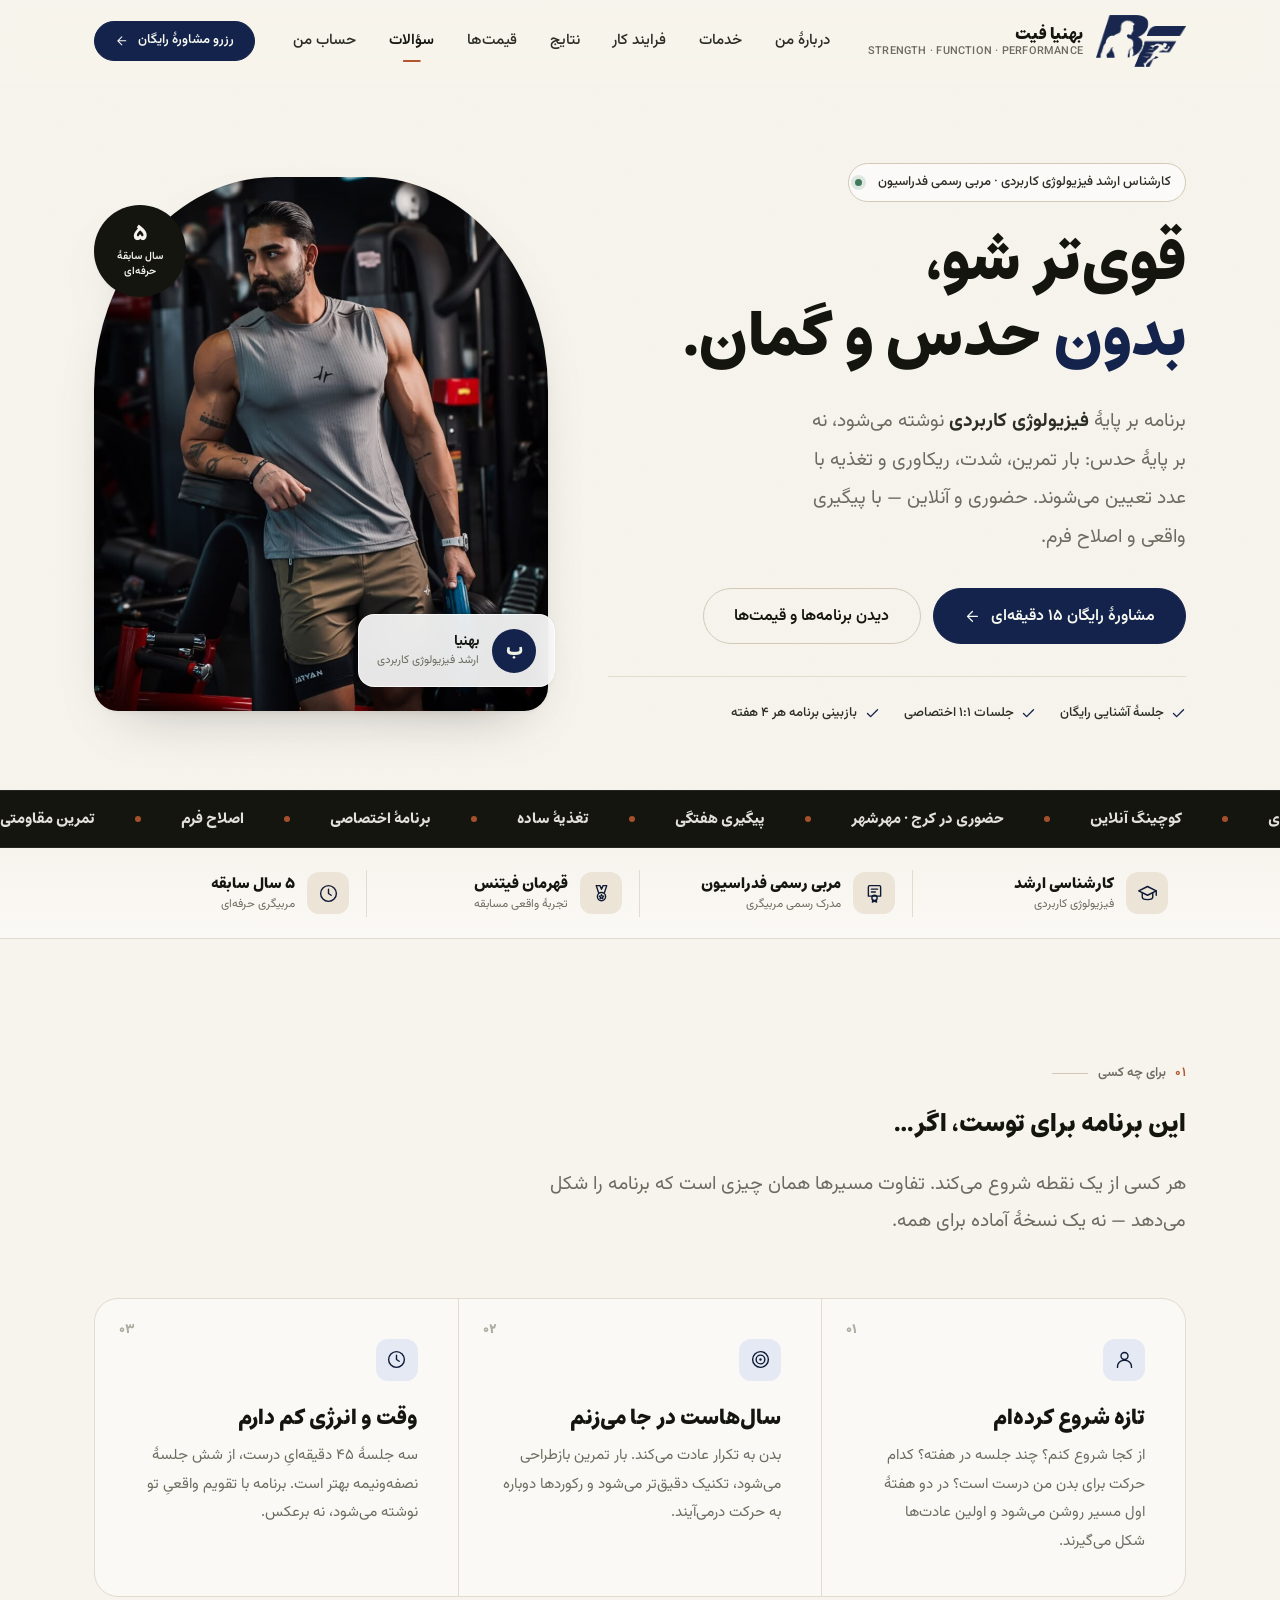
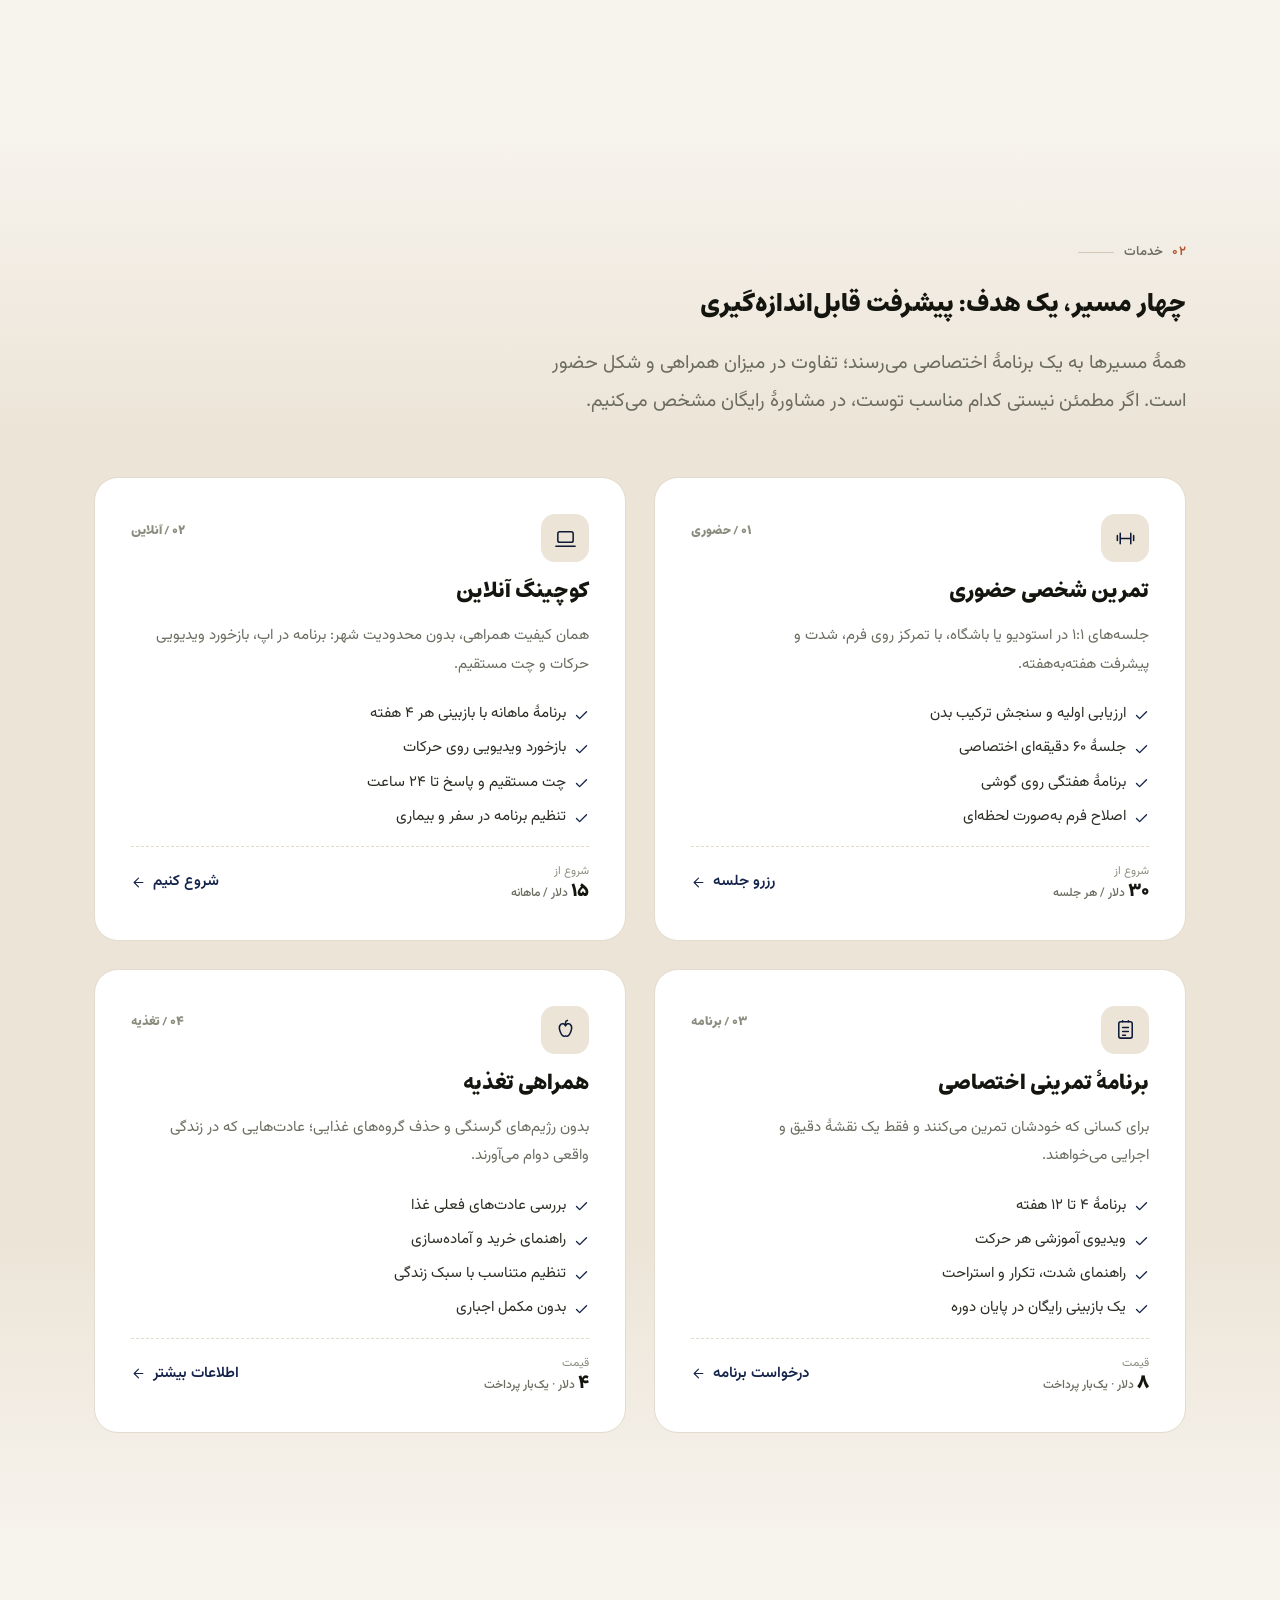
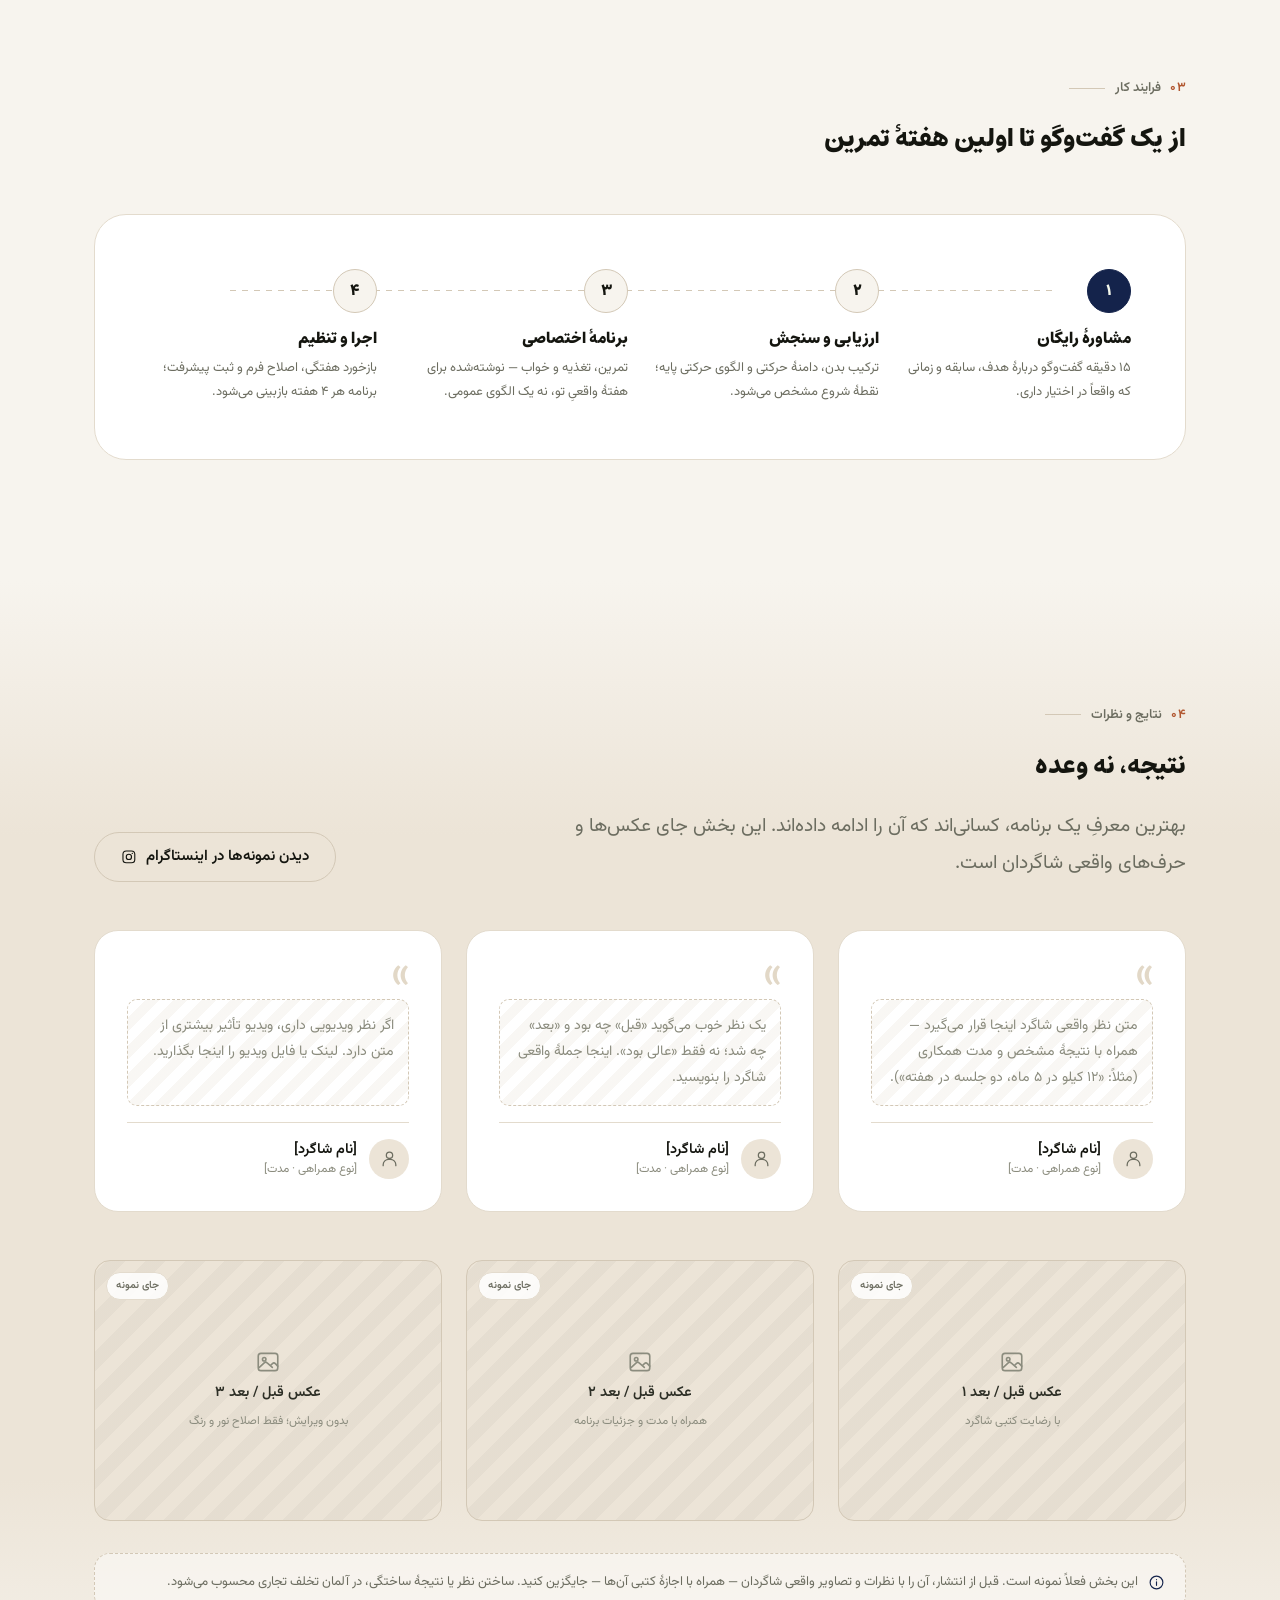
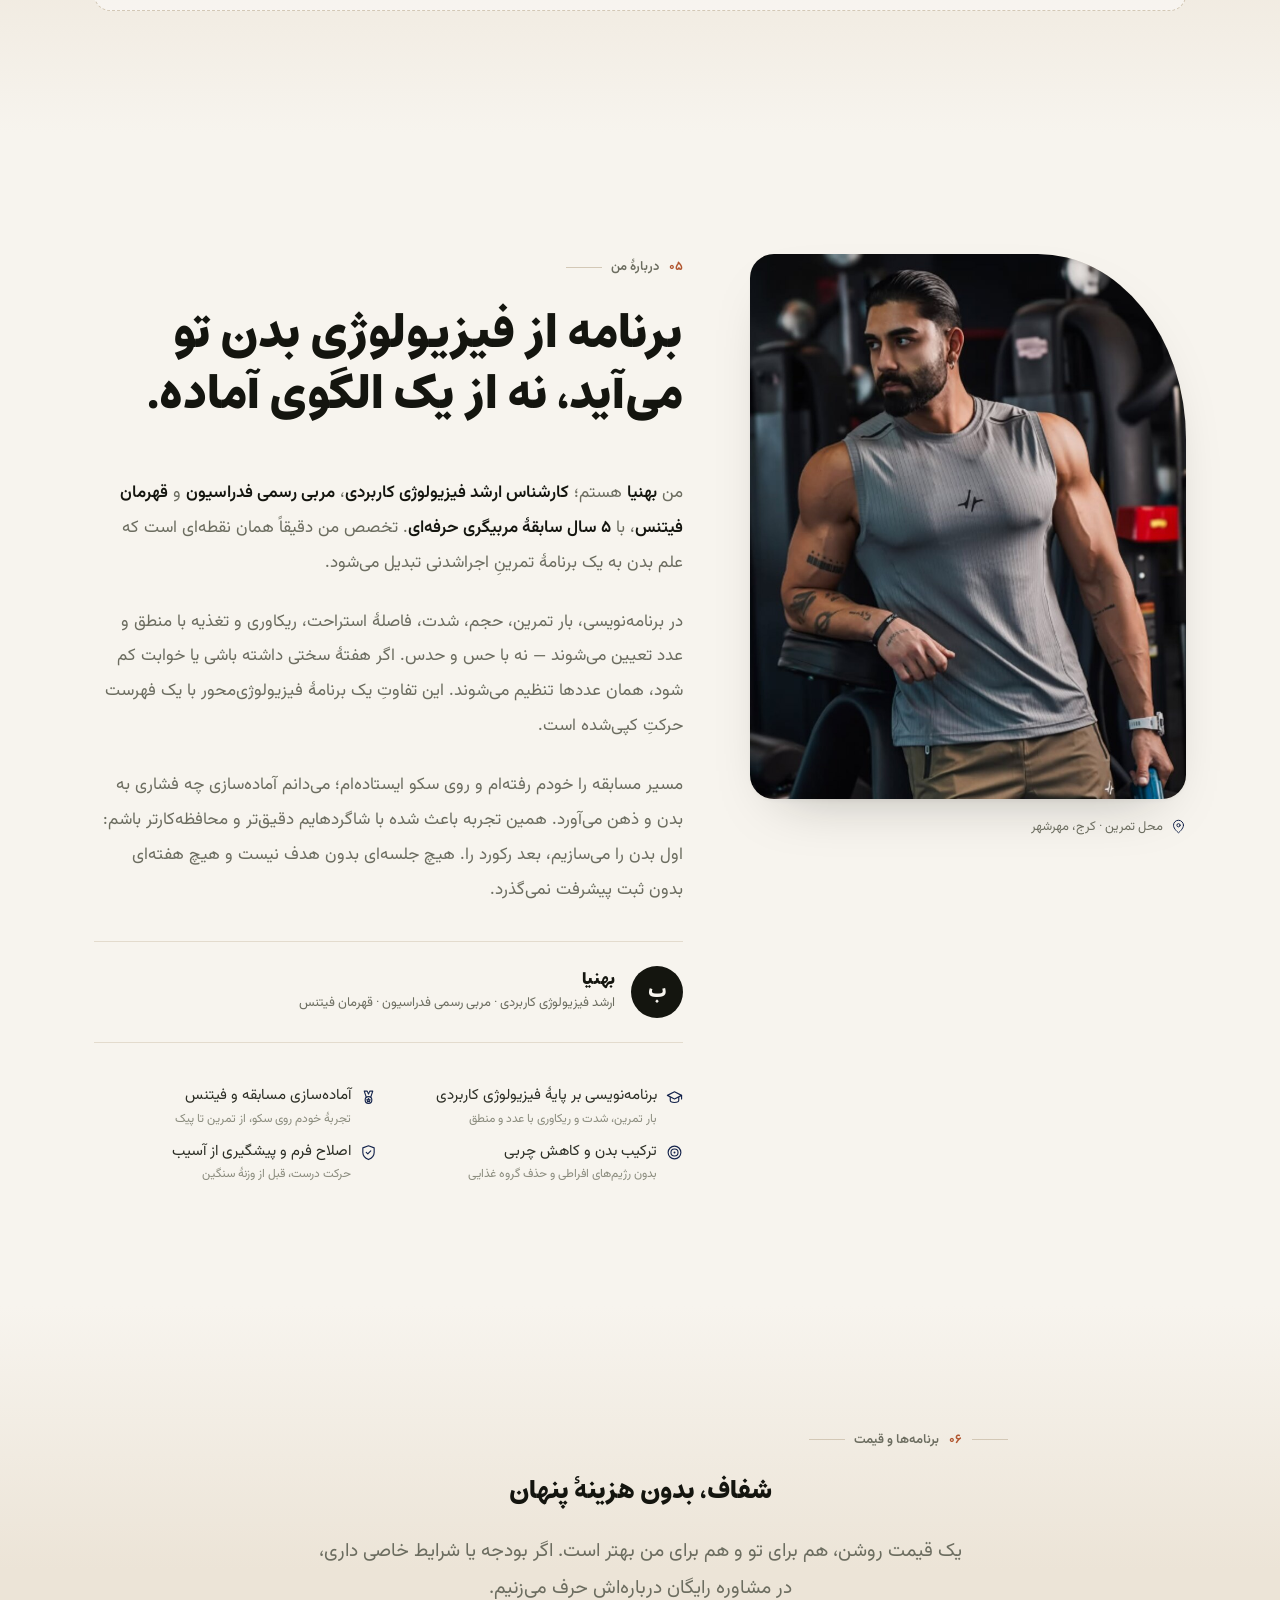
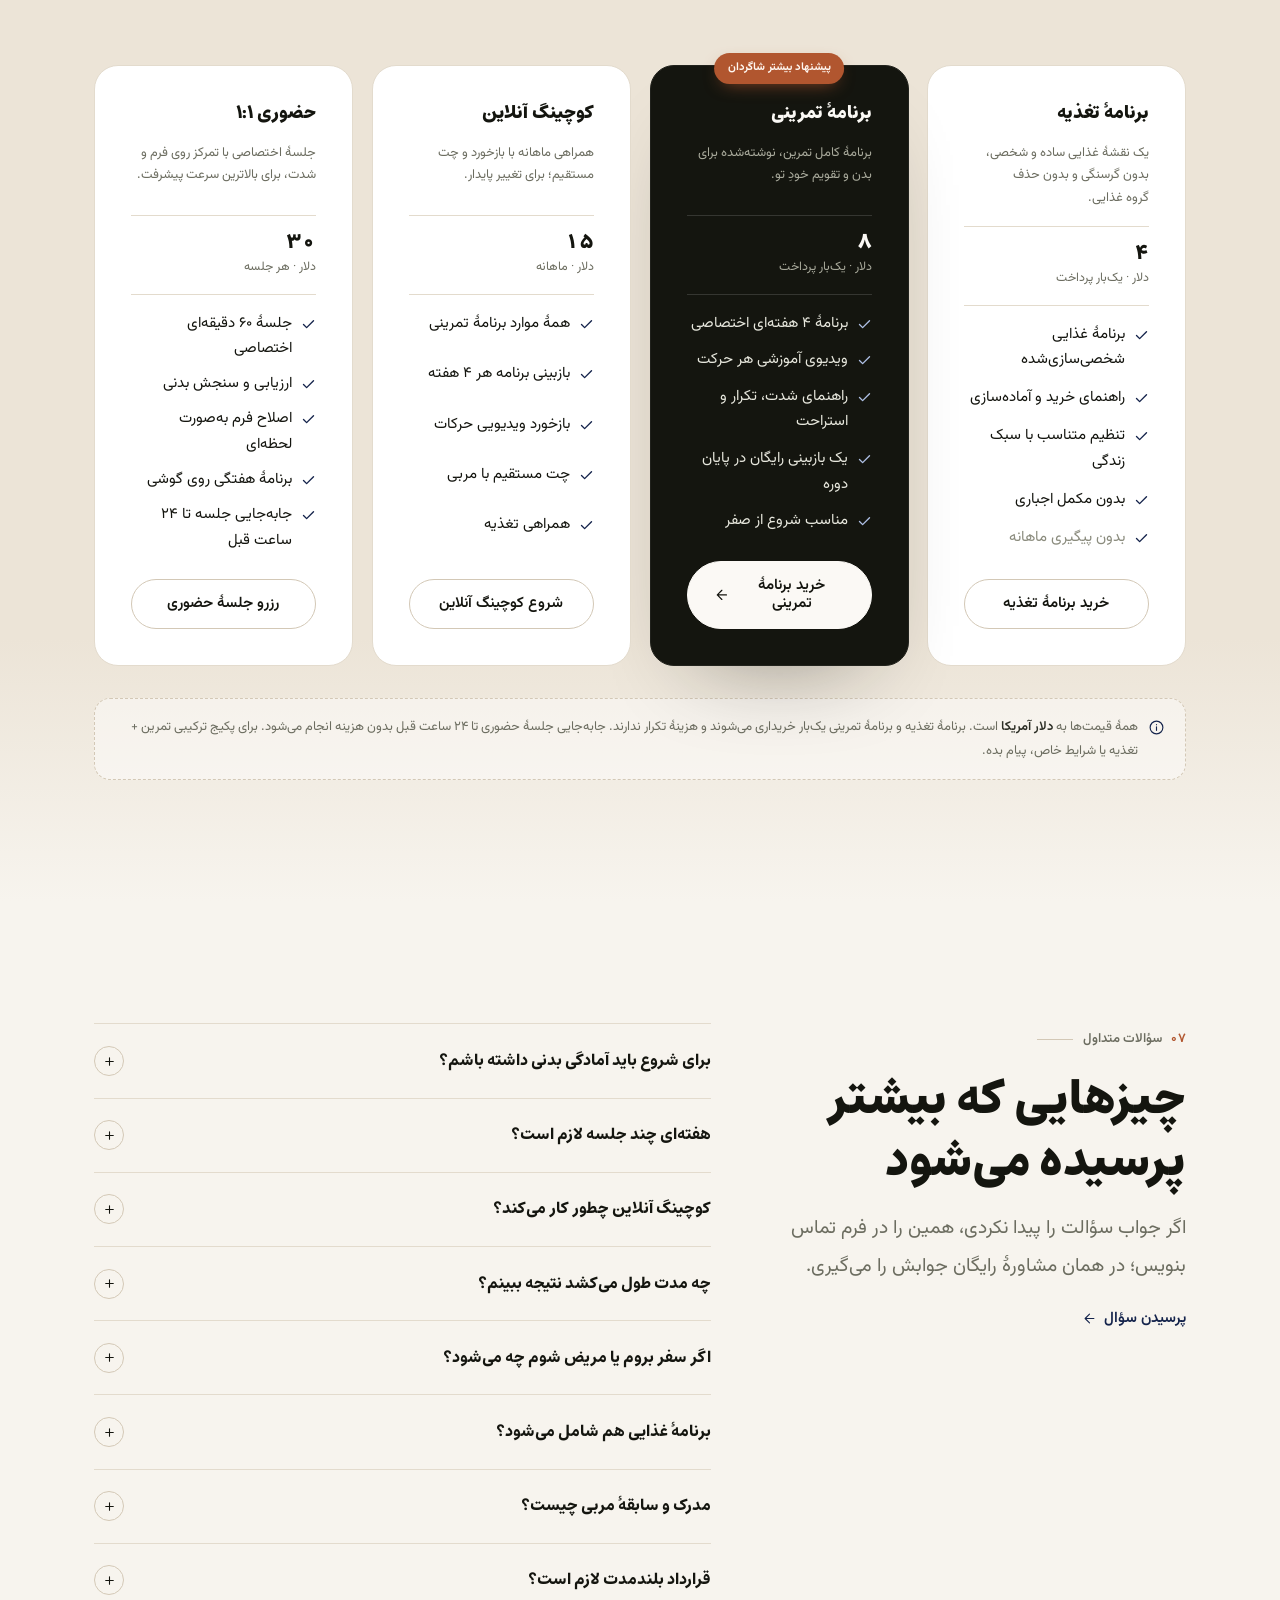
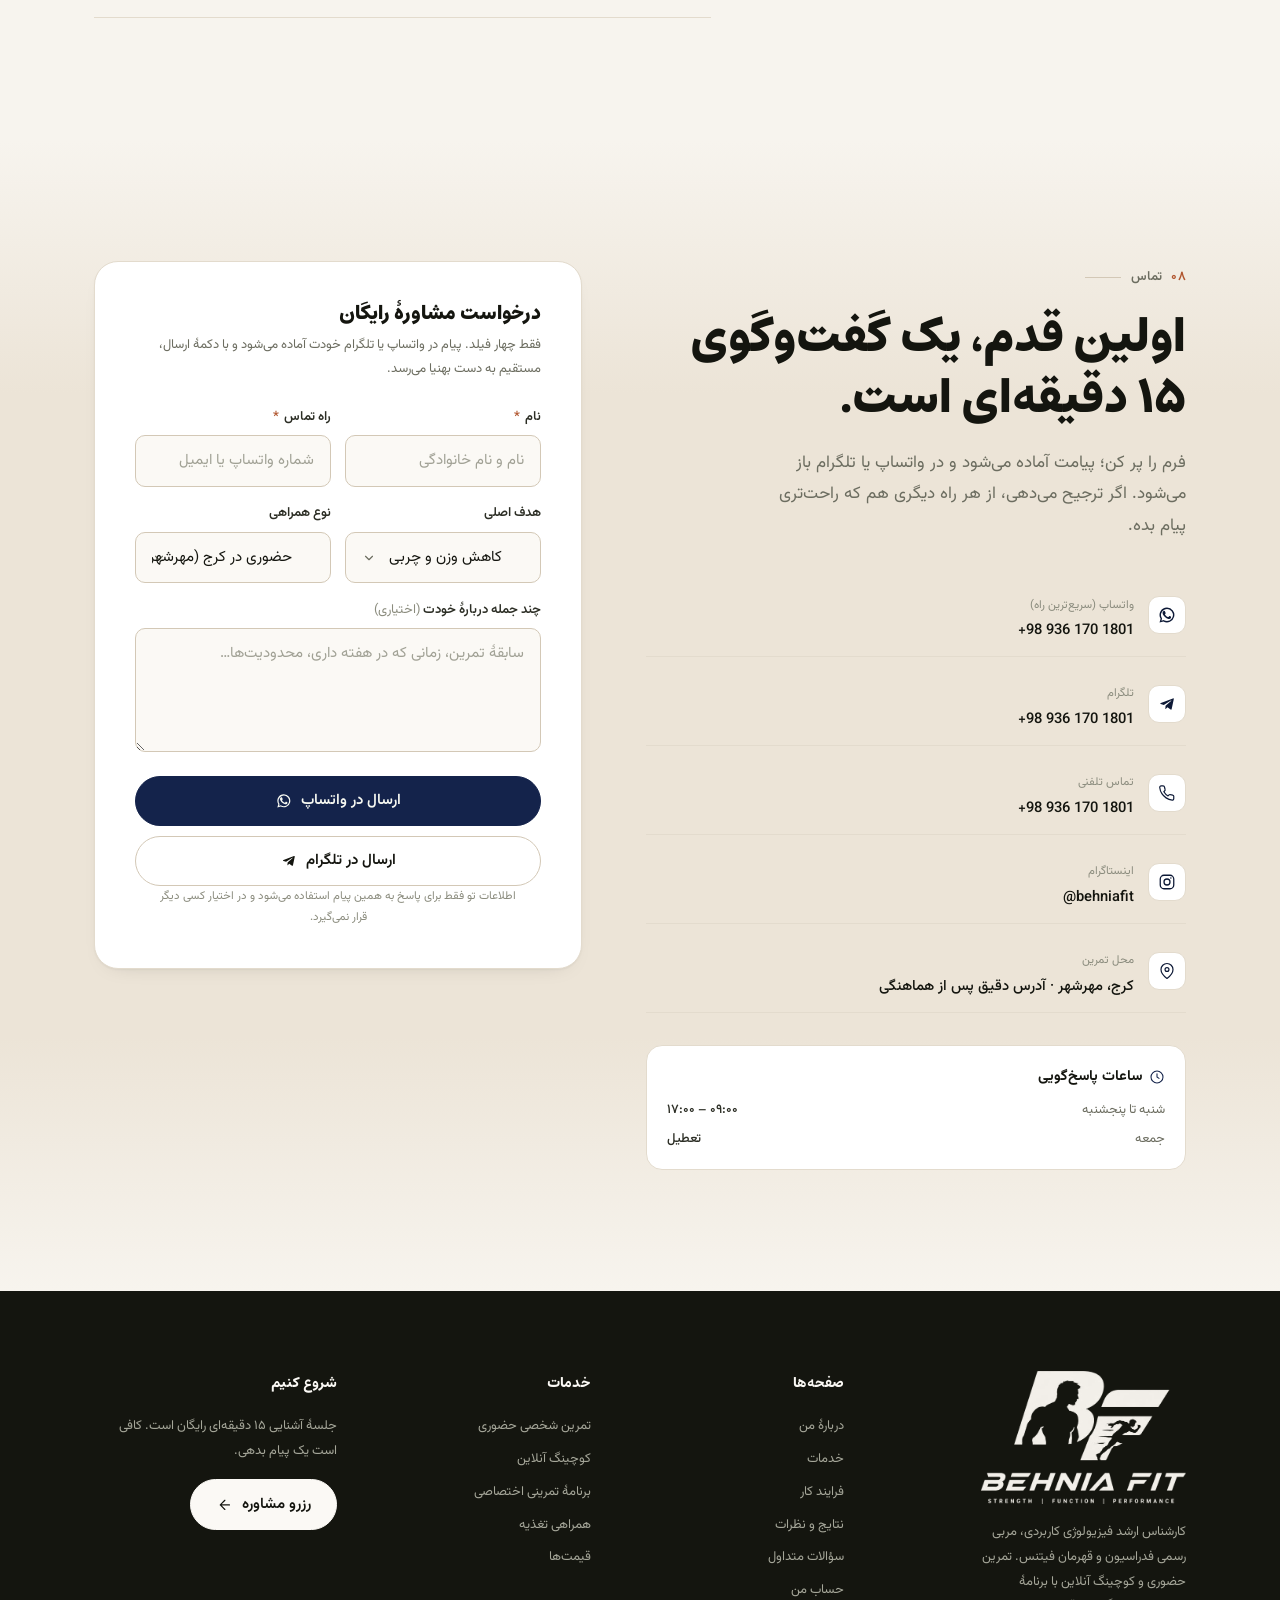
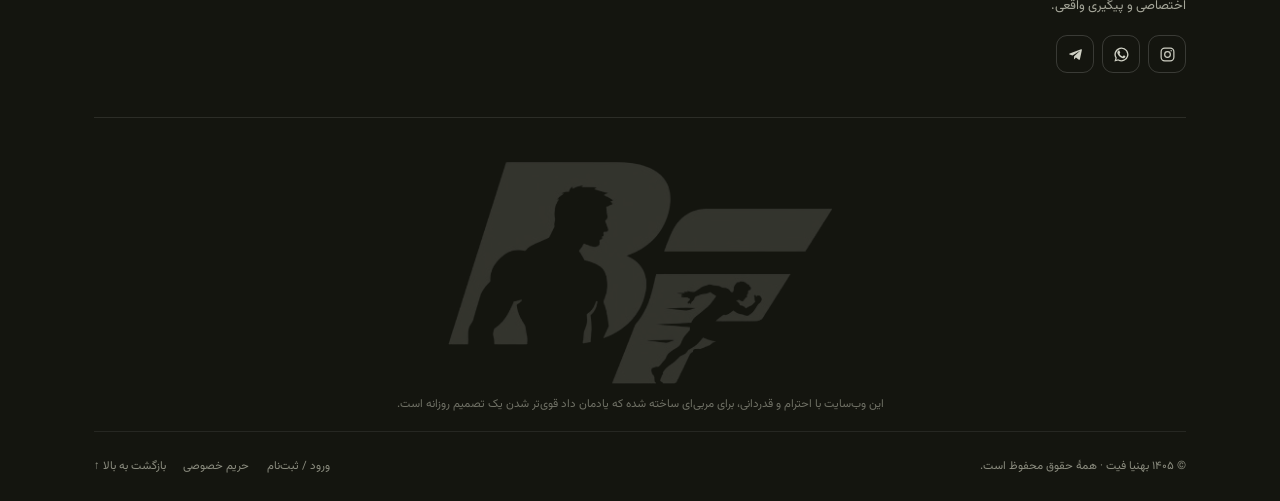
<file: index.html>
<!DOCTYPE html>
<html lang="fa" dir="rtl">
<head>
  <meta charset="UTF-8" />
  <meta name="viewport" content="width=device-width, initial-scale=1" />
  <title>بهنیا فیت | مربی شخصی و کوچینگ آنلاین · کارشناس ارشد فیزیولوژی کاربردی</title>
  <meta name="description" content="کارشناس ارشد فیزیولوژی کاربردی، مربی رسمی فدراسیون و قهرمان فیتنس با ۵ سال سابقهٔ حرفه‌ای. تمرین حضوری و کوچینگ آنلاین با برنامهٔ اختصاصی، اصلاح فرم و پیگیری هفتگی." />
  <meta name="author" content="Behnia Fit" />
  <meta name="theme-color" content="#f7f4ee" />
  <link rel="canonical" href="https://soheilsadri278.github.io/Behnia-fit/" />
  <link rel="icon" type="image/png" sizes="64x64" href="assets/img/favicon.png" />
  <link rel="apple-touch-icon" sizes="180x180" href="assets/img/apple-touch-icon.png" />

  <!-- Open Graph / شبکه‌های اجتماعی -->
  <meta property="og:type" content="website" />
  <meta property="og:locale" content="fa_IR" />
  <meta property="og:site_name" content="بهنیا فیت" />
  <meta property="og:title" content="بهنیا فیت | مربی شخصی، کارشناس ارشد فیزیولوژی کاربردی" />
  <meta property="og:description" content="قوی‌تر شو، بدون حدس و گمان. کارشناس ارشد فیزیولوژی کاربردی، مربی رسمی فدراسیون، قهرمان فیتنس و ۵ سال سابقهٔ حرفه‌ای. حضوری و آنلاین." />
  <meta property="og:url" content="https://soheilsadri278.github.io/Behnia-fit/" />
  <meta property="og:image" content="https://soheilsadri278.github.io/Behnia-fit/assets/img/og-image.png" />
  <meta property="og:image:type" content="image/png" />
  <meta property="og:image:alt" content="بهنیا فیت — مربی شخصی و کوچینگ آنلاین" />
  <meta property="og:image:width" content="1200" />
  <meta property="og:image:height" content="630" />
  <meta name="twitter:card" content="summary_large_image" />

  <link rel="preload" as="font" type="font/woff2" href="assets/fonts/estedad-arabic-800.woff2" crossorigin />
  <link rel="preload" as="font" type="font/woff2" href="assets/fonts/vazirmatn-arabic-400.woff2" crossorigin />
  <!-- ------------------------------------------------------------------
       استایل حیاتی (inline): اگر فایل اصلی دیر برسد، کش قدیمی باشد یا
       اصلاً بارگذاری نشود، چیدمان و هویت برند نمی‌شکند.
       عمداً قبل از <link> آمده تا استایل اصلی همیشه بر آن مقدم باشد.
       ------------------------------------------------------------------ -->
  <style>
    *, *::before, *::after { box-sizing: border-box; }
    html { -webkit-text-size-adjust: 100%; }
    body {
      margin: 0; background: #f7f4ee; color: #14150f;
      font-family: "Vazirmatn", "Segoe UI", Tahoma, sans-serif;
      font-size: 1.0625rem; line-height: 1.85;
    }
    img { max-width: 100%; }
    /* بدون استایل، svg پیش‌فرض ۳۰۰×۱۵۰ رندر می‌شود؛ این جلوی آن را می‌گیرد */
    svg { width: 1em; height: 1em; flex: none; }
    a { color: inherit; }
    .container {
      width: 100%; max-width: 1180px; margin-inline: auto;
      padding-inline: clamp(1.15rem, 0.4rem + 3vw, 2.75rem);
    }
    .header {
      position: sticky; top: 0; z-index: 100;
      background: rgba(247, 244, 238, 0.94);
      border-bottom: 1px solid #e3dbcd;
    }
    .header__inner {
      display: flex; align-items: center; justify-content: space-between;
      gap: 1rem; min-height: 82px;
    }
    .brand {
      display: inline-flex; align-items: center; gap: 0.8rem;
      flex: none; text-decoration: none; color: inherit;
    }
    .brand__logo { height: 52px; width: auto; flex: none; }
    .brand__text { display: grid; line-height: 1.25; }
    .brand__name { font-weight: 800; font-size: 1.05rem; }
    .brand__sub { font-size: 0.66rem; color: #6c6d60; letter-spacing: 0.02em; }
    .nav { display: flex; align-items: center; gap: 0.35rem; }
    .nav__link {
      padding: 0.55rem 0.85rem; border-radius: 999px;
      text-decoration: none; color: #2c2e25; font-size: 0.9rem;
    }
    .header__actions { display: flex; align-items: center; gap: 0.6rem; flex: none; }
    .btn {
      display: inline-flex; align-items: center; justify-content: center;
      gap: 0.55rem; padding: 0.9rem 1.5rem; border-radius: 999px;
      border: 1px solid #14234b; background: #14234b; color: #f7f4ee;
      font-weight: 600; font-size: 0.9rem; line-height: 1.2;
      text-decoration: none; white-space: nowrap;
    }
    .btn--ghost { background: transparent; color: #14150f; border-color: #d3c8b6; }
    .btn--light { background: #f7f4ee; color: #14150f; border-color: #f7f4ee; }
    .burger { display: none; width: 44px; height: 44px; border-radius: 12px;
      border: 1px solid #d3c8b6; background: #fff; }
    .hero__title, h1, h2, h3 { line-height: 1.25; margin: 0 0 0.5em; }
    .authority__grid { display: grid; grid-template-columns: repeat(4, 1fr); }
    .authority__icon svg, .hero__fact svg { width: 21px; height: 21px; }
    @media (max-width: 1000px) {
      .nav { display: none; }
      .burger { display: block; }
      .header__cta { display: none; }
    }
    @media (max-width: 640px) {
      .brand__logo { height: 40px; }
      .authority__grid { grid-template-columns: 1fr; }
    }
  </style>

  <link rel="stylesheet" href="assets/css/style.css?v=11" />
  <!-- خودترمیم: اگر استایل اعمال نشده باشد (کش قدیمی یا خطای شبکه)،
       یک‌بار با پارامتر تازه دوباره بارگذاری می‌کند. -->
  <script>
    (function () {
      var KEY = "bf_css_retry";
      window.addEventListener("load", function () {
        try {
          var bg = getComputedStyle(document.body).backgroundColor;
          var applied = bg && bg !== "rgba(0, 0, 0, 0)" && bg !== "rgb(255, 255, 255)" && bg !== "transparent";
          if (applied || sessionStorage.getItem(KEY)) return;
          sessionStorage.setItem(KEY, "1");
          var link = document.querySelector('link[rel="stylesheet"][href*="style.css"]');
          if (link) {
            link.href = link.href.split("?")[0] + "?r=" + Date.now();
          } else {
            location.reload();
          }
        } catch (e) {}
      });
    })();
  </script>
  <noscript>
    <style>
      [data-reveal] { opacity: 1 !important; transform: none !important; }
      .faq__a { height: auto !important; }
    </style>
  </noscript>

  <!-- داده‌های ساختاریافته برای گوگل (سئوی محلی) -->
  <script type="application/ld+json">
  {
    "@context": "https://schema.org",
    "@type": "HealthAndBeautyBusiness",
    "name": "بهنیا فیت",
    "description": "مربی شخصی و کوچینگ آنلاین: کارشناس ارشد فیزیولوژی کاربردی، مربی رسمی فدراسیون و قهرمان فیتنس با ۵ سال سابقهٔ مربیگری حرفه‌ای.",
    "founder": {
      "@type": "Person",
      "name": "بهنیا",
      "jobTitle": "مربی شخصی و کوچینگ آنلاین",
      "alumniOf": {
        "@type": "EducationalOrganization",
        "name": "کارشناسی ارشد فیزیولوژی کاربردی"
      },
      "hasCredential": [
        { "@type": "EducationalOccupationalCredential", "credentialCategory": "degree", "name": "کارشناسی ارشد فیزیولوژی کاربردی" },
        { "@type": "EducationalOccupationalCredential", "credentialCategory": "certification", "name": "مربی رسمی فدراسیون" },
        { "@type": "EducationalOccupationalCredential", "credentialCategory": "award", "name": "قهرمان فیتنس" }
      ]
    },
    "areaServed": ["کرج", "مهرشهر", "ایران"],
    "address": {
      "@type": "PostalAddress",
      "addressLocality": "کرج",
      "addressRegion": "البرز",
      "addressCountry": "IR"
    },
    "priceRange": "$$",
    "url": "https://soheilsadri278.github.io/Behnia-fit/",
    "sameAs": ["https://www.instagram.com/behniafit/"],
    "openingHours": "Sa-Th 09:00-17:00"
  }
  </script>
</head>
<body>
  <!-- ===== آیکون‌ها ===== -->
  <svg width="0" height="0" style="position:absolute" aria-hidden="true" focusable="false">
    <symbol id="i-check" viewBox="0 0 24 24" fill="none" stroke="currentColor" stroke-width="2.2" stroke-linecap="round" stroke-linejoin="round"><path d="M20 6 9 17l-5-5"/></symbol>
    <symbol id="i-arrow" viewBox="0 0 24 24" fill="none" stroke="currentColor" stroke-width="1.8" stroke-linecap="round" stroke-linejoin="round"><path d="M19 12H5M12 19l-7-7 7-7"/></symbol>
    <symbol id="i-plus" viewBox="0 0 24 24" fill="none" stroke="currentColor" stroke-width="2" stroke-linecap="round"><path d="M12 5v14M5 12h14"/></symbol>
    <symbol id="i-up" viewBox="0 0 24 24" fill="none" stroke="currentColor" stroke-width="1.8" stroke-linecap="round" stroke-linejoin="round"><path d="M12 19V5M5 12l7-7 7 7"/></symbol>
    <symbol id="i-user" viewBox="0 0 24 24" fill="none" stroke="currentColor" stroke-width="1.6" stroke-linecap="round" stroke-linejoin="round"><circle cx="12" cy="8" r="4"/><path d="M4 21v-1a7 7 0 0 1 7-7h2a7 7 0 0 1 7 7v1"/></symbol>
    <symbol id="i-target" viewBox="0 0 24 24" fill="none" stroke="currentColor" stroke-width="1.6" stroke-linecap="round" stroke-linejoin="round"><circle cx="12" cy="12" r="9"/><circle cx="12" cy="12" r="5"/><circle cx="12" cy="12" r="1.4" fill="currentColor" stroke="none"/></symbol>
    <symbol id="i-clock" viewBox="0 0 24 24" fill="none" stroke="currentColor" stroke-width="1.6" stroke-linecap="round" stroke-linejoin="round"><circle cx="12" cy="12" r="9"/><path d="M12 7v5l3 2"/></symbol>
    <symbol id="i-dumbbell" viewBox="0 0 24 24" fill="none" stroke="currentColor" stroke-width="1.6" stroke-linecap="round" stroke-linejoin="round"><path d="M6.5 6.5v11M3.5 9v5M17.5 6.5v11M20.5 9v5M6.5 12h11"/></symbol>
    <symbol id="i-laptop" viewBox="0 0 24 24" fill="none" stroke="currentColor" stroke-width="1.6" stroke-linecap="round" stroke-linejoin="round"><rect x="4" y="5" width="16" height="11" rx="2"/><path d="M2 20h20"/></symbol>
    <symbol id="i-plan" viewBox="0 0 24 24" fill="none" stroke="currentColor" stroke-width="1.6" stroke-linecap="round" stroke-linejoin="round"><rect x="5" y="4" width="14" height="17" rx="2"/><path d="M9 4V2.8M15 4V2.8M9 10h6M9 14h6M9 18h3"/></symbol>
    <symbol id="i-apple" viewBox="0 0 24 24" fill="none" stroke="currentColor" stroke-width="1.6" stroke-linecap="round" stroke-linejoin="round"><path d="M12 8c-1.2-2-3.2-2.6-4.6-1.6C5.6 7.8 5.2 11 6.4 14c1.1 2.9 3 5 4.4 5 .7 0 1.2-.3 1.2-.3s.5.3 1.2.3c1.4 0 3.3-2.1 4.4-5 1.2-3 .8-6.2-1-7.6C15.2 5.4 13.2 6 12 8Z"/><path d="M12 8V5c0-1.2.8-2.2 2-2.5"/></symbol>
    <symbol id="i-pin" viewBox="0 0 24 24" fill="none" stroke="currentColor" stroke-width="1.6" stroke-linecap="round" stroke-linejoin="round"><path d="M20 10c0 6-8 12-8 12S4 16 4 10a8 8 0 1 1 16 0Z"/><circle cx="12" cy="10" r="2.6"/></symbol>
    <symbol id="i-mail" viewBox="0 0 24 24" fill="none" stroke="currentColor" stroke-width="1.6" stroke-linecap="round" stroke-linejoin="round"><rect x="3" y="5" width="18" height="14" rx="2.5"/><path d="m3.5 7 8.5 6 8.5-6"/></symbol>
    <symbol id="i-phone" viewBox="0 0 24 24" fill="none" stroke="currentColor" stroke-width="1.6" stroke-linecap="round" stroke-linejoin="round"><path d="M21 16.9v2.6a1.9 1.9 0 0 1-2.1 1.9 18.6 18.6 0 0 1-8.1-2.9 18.3 18.3 0 0 1-5.6-5.6A18.6 18.6 0 0 1 2.3 4.7 1.9 1.9 0 0 1 4.2 2.6h2.6a1.9 1.9 0 0 1 1.9 1.6c.1 1 .4 1.9.7 2.8a1.9 1.9 0 0 1-.4 2L7.8 10.3a15 15 0 0 0 5.6 5.6l1.3-1.3a1.9 1.9 0 0 1 2-.4c.9.3 1.8.6 2.8.7a1.9 1.9 0 0 1 1.6 1.9Z"/></symbol>
    <symbol id="i-whatsapp" viewBox="0 0 24 24" fill="currentColor"><path d="M17.5 14.4c-.3-.2-1.8-.9-2-1-.3-.1-.5-.2-.7.1-.2.3-.8 1-.9 1.2-.2.2-.3.2-.6.1a8 8 0 0 1-2.4-1.5 9 9 0 0 1-1.6-2c-.2-.3 0-.5.1-.6l.5-.5.3-.5c.1-.2 0-.4 0-.5l-1-2.2c-.2-.6-.5-.5-.7-.5h-.6c-.2 0-.5.1-.8.4-.3.3-1 1-1 2.4s1 2.8 1.2 3c.1.2 1.9 3 4.7 4.2 2.3 1 2.8.8 3.3.8.5-.1 1.6-.7 1.9-1.3.2-.6.2-1.2.2-1.3-.1-.2-.2-.2-.4-.3Z"/><path d="M12 2a9.9 9.9 0 0 0-8.5 15L2 22l5.2-1.4A9.9 9.9 0 1 0 12 2Zm0 18a8 8 0 0 1-4.1-1.1l-.3-.2-3 .8.8-2.9-.2-.3A8 8 0 1 1 12 20Z"/></symbol>
    <symbol id="i-telegram" viewBox="0 0 24 24" fill="currentColor"><path d="M9.78 18.65l.28-4.23 7.68-6.92c.34-.31-.07-.46-.52-.19L7.74 13.3 3.64 12c-.88-.25-.89-.86.2-1.3l15.97-6.16c.73-.33 1.43.18 1.15 1.3l-2.72 12.81c-.19.91-.74 1.13-1.5.71L12.6 16.3l-1.99 1.93c-.23.23-.42.42-.83.42z"/></symbol>
    <symbol id="i-instagram" viewBox="0 0 24 24" fill="none" stroke="currentColor" stroke-width="1.7" stroke-linecap="round" stroke-linejoin="round"><rect x="3" y="3" width="18" height="18" rx="5"/><circle cx="12" cy="12" r="4"/><circle cx="17.2" cy="6.8" r="1" fill="currentColor" stroke="none"/></symbol>
    <symbol id="i-image" viewBox="0 0 24 24" fill="none" stroke="currentColor" stroke-width="1.5" stroke-linecap="round" stroke-linejoin="round"><rect x="3" y="4" width="18" height="16" rx="2.5"/><circle cx="8.5" cy="9.5" r="1.6"/><path d="m4 17 4.5-4.2a2 2 0 0 1 2.7 0L16 17M14.5 15l1.6-1.5a2 2 0 0 1 2.7 0L21 15.8"/></symbol>
    <symbol id="i-grad" viewBox="0 0 24 24" fill="none" stroke="currentColor" stroke-width="1.6" stroke-linecap="round" stroke-linejoin="round"><path d="M22 9 12 4 2 9l10 5 10-5Z"/><path d="M6 11.6V16c0 1.65 2.7 3 6 3s6-1.35 6-3v-4.4M22 9v5"/></symbol>
    <symbol id="i-medal" viewBox="0 0 24 24" fill="none" stroke="currentColor" stroke-width="1.6" stroke-linecap="round" stroke-linejoin="round"><circle cx="12" cy="15.5" r="4.7"/><path d="M8.7 11.2 6 3h4.2l1.8 4.2L13.8 3H18l-2.7 8.2"/><path d="m12 13.4.75 1.5 1.65.25-1.2 1.15.3 1.65-1.5-.8-1.5.8.3-1.65-1.2-1.15 1.65-.25.75-1.5Z"/></symbol>
    <symbol id="i-cert" viewBox="0 0 24 24" fill="none" stroke="currentColor" stroke-width="1.6" stroke-linecap="round" stroke-linejoin="round"><path d="M6.5 3h11A1.5 1.5 0 0 1 19 4.5V15H5V4.5A1.5 1.5 0 0 1 6.5 3Z"/><path d="M8.5 7h7M8.5 10.3h4.5"/><circle cx="12" cy="17" r="3"/><path d="m10.1 19.4-.5 2.4 2.4-1.1 2.4 1.1-.5-2.4"/></symbol>
    <symbol id="i-shield" viewBox="0 0 24 24" fill="none" stroke="currentColor" stroke-width="1.6" stroke-linecap="round" stroke-linejoin="round"><path d="M12 22s8-3.5 8-10V5.5L12 2.5 4 5.5V12c0 6.5 8 10 8 10Z"/><path d="m8.8 11.8 2.2 2.2 4.2-4.4"/></symbol>
    <symbol id="i-info" viewBox="0 0 24 24" fill="none" stroke="currentColor" stroke-width="1.6" stroke-linecap="round" stroke-linejoin="round"><circle cx="12" cy="12" r="9"/><path d="M12 11v5M12 7.8v.2"/></symbol>
  </svg>

  <a class="skip-link" href="#main">رفتن به محتوای اصلی</a>

  <!-- ===== هدر ===== -->
  <header class="header" id="header">
    <div class="container header__inner">
      <a class="brand" href="#hero" aria-label="بهنیا فیت — صفحهٔ اصلی">
        <img class="brand__logo" src="assets/img/logo-mark.png" alt=""
             width="90" height="52" fetchpriority="high" aria-hidden="true" />
        <span class="brand__text">
          <span class="brand__name">بهنیا فیت</span>
          <span class="brand__sub">STRENGTH · FUNCTION · PERFORMANCE</span>
        </span>
      </a>

      <nav class="nav" id="nav" aria-label="ناوبری اصلی">
        <a class="nav__link" href="#about">دربارهٔ من</a>
        <a class="nav__link" href="#services">خدمات</a>
        <a class="nav__link" href="#process">فرایند کار</a>
        <a class="nav__link" href="#results">نتایج</a>
        <a class="nav__link" href="#pricing">قیمت‌ها</a>
        <a class="nav__link" href="#faq">سؤالات</a>
        <a class="nav__link" href="account.html">حساب من</a>
      </nav>

      <div class="header__actions">
        <a class="btn btn--accent header__cta" href="#contact">
          رزرو مشاورهٔ رایگان
          <svg aria-hidden="true"><use href="#i-arrow"></use></svg>
        </a>
        <button class="burger" id="burger" aria-label="باز کردن منو" aria-expanded="false" aria-controls="mobileMenu">
          <span></span><span></span><span></span>
        </button>
      </div>
    </div>
  </header>

  <!-- منوی موبایل -->
  <div class="mobile-menu" id="mobileMenu" aria-hidden="true">
    <a class="mobile-menu__link" href="#about">دربارهٔ من <span>۰۱</span></a>
    <a class="mobile-menu__link" href="#services">خدمات <span>۰۲</span></a>
    <a class="mobile-menu__link" href="#process">فرایند کار <span>۰۳</span></a>
    <a class="mobile-menu__link" href="#results">نتایج <span>۰۴</span></a>
    <a class="mobile-menu__link" href="#pricing">قیمت‌ها <span>۰۵</span></a>
    <a class="mobile-menu__link" href="#faq">سؤالات متداول <span>۰۶</span></a>
    <a class="mobile-menu__link" href="account.html">حساب من</a>
    <a class="mobile-menu__link" href="#contact">تماس <span>۰۷</span></a>
    <a class="btn btn--accent btn--lg btn--full" href="#contact">
      رزرو مشاورهٔ رایگان
      <svg aria-hidden="true"><use href="#i-arrow"></use></svg>
    </a>
  </div>

  <main id="main">
    <!-- ===== هیرو ===== -->
    <section class="hero" id="hero">
      <div class="container hero__inner">
        <div class="hero__content">
          <p class="hero__kicker" data-reveal>
            <span>کارشناس ارشد فیزیولوژی کاربردی · مربی رسمی فدراسیون</span>
            <span class="dot" aria-hidden="true"></span>
          </p>

          <h1 class="hero__title" data-reveal style="--delay:60ms">
            <span class="line">قوی‌تر شو،</span>
            <span class="line"><em>بدون</em> حدس و گمان.</span>
          </h1>

          <p class="hero__lead" data-reveal style="--delay:120ms">
            برنامه بر پایهٔ <strong style="color:var(--ink-soft)">فیزیولوژی کاربردی</strong> نوشته می‌شود،
            نه بر پایهٔ حدس: بار تمرین، شدت، ریکاوری و تغذیه با عدد تعیین می‌شوند.
            حضوری و آنلاین — با پیگیری واقعی و اصلاح فرم.
          </p>

          <div class="hero__actions" data-reveal style="--delay:180ms">
            <a class="btn btn--accent btn--lg" href="#contact">
              مشاورهٔ رایگان ۱۵ دقیقه‌ای
              <svg aria-hidden="true"><use href="#i-arrow"></use></svg>
            </a>
            <a class="btn btn--ghost btn--lg" href="#pricing">دیدن برنامه‌ها و قیمت‌ها</a>
          </div>

          <ul class="hero__facts" data-reveal style="--delay:240ms">
            <li class="hero__fact"><svg aria-hidden="true"><use href="#i-check"></use></svg> جلسهٔ آشنایی رایگان</li>
            <li class="hero__fact"><svg aria-hidden="true"><use href="#i-check"></use></svg> جلسات ۱:۱ اختصاصی</li>
            <li class="hero__fact"><svg aria-hidden="true"><use href="#i-check"></use></svg> بازبینی برنامه هر ۴ هفته</li>
          </ul>
        </div>

        <div class="hero__media" data-reveal="fade" style="--delay:120ms">
          <div class="hero__frame">
            <!-- عکس واقعی مربی. برای تغییر: فایل assets/img/trainer-hero.jpg را
                 با عکسی هم‌نسبت (۴:۴.۷) جایگزین کنید. -->
            <img src="assets/img/trainer-hero.jpg"
                 alt="بهنیا، مربی بدنسازی، ایستاده در سالن تمرین"
                 width="900" height="1058" fetchpriority="high" />
          </div>
          <div class="hero__badge" aria-hidden="true">
            <div>
              <strong>۵</strong>
              <span>سال سابقهٔ حرفه‌ای</span>
            </div>
          </div>
          <div class="hero__card">
            <span class="avatar" aria-hidden="true">ب</span>
            <div>
              <div class="name">بهنیا</div>
              <div class="role">ارشد فیزیولوژی کاربردی</div>
            </div>
          </div>
        </div>
      </div>
    </section>

    <!-- ===== نوار متحرک ===== -->
    <div class="ticker" aria-hidden="true">
      <div class="ticker__track">
        <div class="ticker__group">
          <span class="ticker__item">تمرین مقاومتی</span>
          <span class="ticker__item">اصلاح فرم</span>
          <span class="ticker__item">برنامهٔ اختصاصی</span>
          <span class="ticker__item">تغذیهٔ ساده</span>
          <span class="ticker__item">پیگیری هفتگی</span>
          <span class="ticker__item">حضوری در کرج · مهرشهر</span>
          <span class="ticker__item">کوچینگ آنلاین</span>
          <span class="ticker__item">کارشناسی ارشد فیزیولوژی کاربردی</span>
          <span class="ticker__item">قهرمان فیتنس</span>
        </div>
        <!-- یک نسخهٔ ایستا هم می‌گذاریم تا بدون جاوااسکریپت هم حلقه بی‌پرش باشد.
             جاوااسکریپت این را حذف و بر اساس عرض واقعی صفحه بازسازی می‌کند. -->
        <div class="ticker__group" aria-hidden="true">
          <span class="ticker__item">تمرین مقاومتی</span>
          <span class="ticker__item">اصلاح فرم</span>
          <span class="ticker__item">برنامهٔ اختصاصی</span>
          <span class="ticker__item">تغذیهٔ ساده</span>
          <span class="ticker__item">پیگیری هفتگی</span>
          <span class="ticker__item">حضوری در کرج · مهرشهر</span>
          <span class="ticker__item">کوچینگ آنلاین</span>
          <span class="ticker__item">کارشناسی ارشد فیزیولوژی کاربردی</span>
          <span class="ticker__item">قهرمان فیتنس</span>
        </div>
      </div>
    </div>

    <!-- ===== نوار اعتبارنامه‌ها ===== -->
    <section class="authority" aria-label="اعتبارنامه‌های مربی">
      <div class="container authority__grid">
        <div class="authority__item">
          <span class="authority__icon" aria-hidden="true"><svg><use href="#i-grad"></use></svg></span>
          <span class="authority__text">
            <span class="authority__title">کارشناسی ارشد</span>
            <span class="authority__sub">فیزیولوژی کاربردی</span>
          </span>
        </div>
        <div class="authority__item">
          <span class="authority__icon" aria-hidden="true"><svg><use href="#i-cert"></use></svg></span>
          <span class="authority__text">
            <span class="authority__title">مربی رسمی فدراسیون</span>
            <span class="authority__sub">مدرک رسمی مربیگری</span>
          </span>
        </div>
        <div class="authority__item">
          <span class="authority__icon" aria-hidden="true"><svg><use href="#i-medal"></use></svg></span>
          <span class="authority__text">
            <span class="authority__title">قهرمان فیتنس</span>
            <span class="authority__sub">تجربهٔ واقعی مسابقه</span>
          </span>
        </div>
        <div class="authority__item">
          <span class="authority__icon" aria-hidden="true"><svg><use href="#i-clock"></use></svg></span>
          <span class="authority__text">
            <span class="authority__title">۵ سال سابقه</span>
            <span class="authority__sub">مربیگری حرفه‌ای</span>
          </span>
        </div>
      </div>
    </section>

    <!-- ===== برای چه کسی ===== -->
    <section class="section" id="audience">
      <div class="container">
        <div class="section-head">
          <p class="eyebrow"><span class="num">۰۱</span> برای چه کسی</p>
          <h2>این برنامه برای توست، اگر…</h2>
          <p class="lead">
            هر کسی از یک نقطه شروع می‌کند. تفاوت مسیرها همان چیزی است که برنامه را
            شکل می‌دهد — نه یک نسخهٔ آماده برای همه.
          </p>
        </div>

        <div class="audience__grid">
          <article class="audience__card" data-reveal>
            <span class="audience__index">۰۱</span>
            <span class="audience__icon" aria-hidden="true"><svg><use href="#i-user"></use></svg></span>
            <h3>تازه شروع کرده‌ام</h3>
            <p>
              از کجا شروع کنم؟ چند جلسه در هفته؟ کدام حرکت برای بدن من درست است؟
              در دو هفتهٔ اول مسیر روشن می‌شود و اولین عادت‌ها شکل می‌گیرند.
            </p>
          </article>

          <article class="audience__card" data-reveal style="--delay:90ms">
            <span class="audience__index">۰۲</span>
            <span class="audience__icon" aria-hidden="true"><svg><use href="#i-target"></use></svg></span>
            <h3>سال‌هاست در جا می‌زنم</h3>
            <p>
              بدن به تکرار عادت می‌کند. بار تمرین بازطراحی می‌شود، تکنیک دقیق‌تر
              می‌شود و رکوردها دوباره به حرکت درمی‌آیند.
            </p>
          </article>

          <article class="audience__card" data-reveal style="--delay:180ms">
            <span class="audience__index">۰۳</span>
            <span class="audience__icon" aria-hidden="true"><svg><use href="#i-clock"></use></svg></span>
            <h3>وقت و انرژی کم دارم</h3>
            <p>
              سه جلسهٔ ۴۵ دقیقه‌ایِ درست، از شش جلسهٔ نصفه‌ونیمه بهتر است.
              برنامه با تقویم واقعیِ تو نوشته می‌شود، نه برعکس.
            </p>
          </article>
        </div>
      </div>
    </section>

    <!-- ===== خدمات ===== -->
    <section class="section section--sand" id="services">
      <div class="container">
        <div class="section-head">
          <p class="eyebrow"><span class="num">۰۲</span> خدمات</p>
          <h2>چهار مسیر، یک هدف: پیشرفت قابل‌اندازه‌گیری</h2>
          <p class="lead">
            همهٔ مسیرها به یک برنامهٔ اختصاصی می‌رسند؛ تفاوت در میزان همراهی و شکل
            حضور است. اگر مطمئن نیستی کدام مناسب توست، در مشاورهٔ رایگان مشخص می‌کنیم.
          </p>
        </div>

        <div class="services__grid">
          <article class="service" data-reveal>
            <div class="service__top">
              <span class="service__icon" aria-hidden="true"><svg><use href="#i-dumbbell"></use></svg></span>
              <span class="service__no">۰۱ / حضوری</span>
            </div>
            <h3>تمرین شخصی حضوری</h3>
            <p>جلسه‌های ۱:۱ در استودیو یا باشگاه، با تمرکز روی فرم، شدت و پیشرفت هفته‌به‌هفته.</p>
            <ul class="service__list">
              <li><svg aria-hidden="true"><use href="#i-check"></use></svg> ارزیابی اولیه و سنجش ترکیب بدن</li>
              <li><svg aria-hidden="true"><use href="#i-check"></use></svg> جلسهٔ ۶۰ دقیقه‌ای اختصاصی</li>
              <li><svg aria-hidden="true"><use href="#i-check"></use></svg> برنامهٔ هفتگی روی گوشی</li>
              <li><svg aria-hidden="true"><use href="#i-check"></use></svg> اصلاح فرم به‌صورت لحظه‌ای</li>
            </ul>
            <div class="service__foot">
              <div class="price-from">
                <span class="label">شروع از</span>
                <span class="value">۳۰ <small>دلار / هر جلسه</small></span>
              </div>
              <a class="link-arrow" href="#contact">رزرو جلسه <svg aria-hidden="true"><use href="#i-arrow"></use></svg></a>
            </div>
          </article>

          <article class="service" data-reveal style="--delay:80ms">
            <div class="service__top">
              <span class="service__icon" aria-hidden="true"><svg><use href="#i-laptop"></use></svg></span>
              <span class="service__no">۰۲ / آنلاین</span>
            </div>
            <h3>کوچینگ آنلاین</h3>
            <p>همان کیفیت همراهی، بدون محدودیت شهر: برنامه در اپ، بازخورد ویدیویی حرکات و چت مستقیم.</p>
            <ul class="service__list">
              <li><svg aria-hidden="true"><use href="#i-check"></use></svg> برنامهٔ ماهانه با بازبینی هر ۴ هفته</li>
              <li><svg aria-hidden="true"><use href="#i-check"></use></svg> بازخورد ویدیویی روی حرکات</li>
              <li><svg aria-hidden="true"><use href="#i-check"></use></svg> چت مستقیم و پاسخ تا ۲۴ ساعت</li>
              <li><svg aria-hidden="true"><use href="#i-check"></use></svg> تنظیم برنامه در سفر و بیماری</li>
            </ul>
            <div class="service__foot">
              <div class="price-from">
                <span class="label">شروع از</span>
                <span class="value">۱۵ <small>دلار / ماهانه</small></span>
              </div>
              <a class="link-arrow" href="#contact">شروع کنیم <svg aria-hidden="true"><use href="#i-arrow"></use></svg></a>
            </div>
          </article>

          <article class="service" data-reveal style="--delay:160ms">
            <div class="service__top">
              <span class="service__icon" aria-hidden="true"><svg><use href="#i-plan"></use></svg></span>
              <span class="service__no">۰۳ / برنامه</span>
            </div>
            <h3>برنامهٔ تمرینی اختصاصی</h3>
            <p>برای کسانی که خودشان تمرین می‌کنند و فقط یک نقشهٔ دقیق و اجرایی می‌خواهند.</p>
            <ul class="service__list">
              <li><svg aria-hidden="true"><use href="#i-check"></use></svg> برنامهٔ ۴ تا ۱۲ هفته</li>
              <li><svg aria-hidden="true"><use href="#i-check"></use></svg> ویدیوی آموزشی هر حرکت</li>
              <li><svg aria-hidden="true"><use href="#i-check"></use></svg> راهنمای شدت، تکرار و استراحت</li>
              <li><svg aria-hidden="true"><use href="#i-check"></use></svg> یک بازبینی رایگان در پایان دوره</li>
            </ul>
            <div class="service__foot">
              <div class="price-from">
                <span class="label">قیمت</span>
                <span class="value">۸ <small>دلار · یک‌بار پرداخت</small></span>
              </div>
              <a class="link-arrow" href="#contact">درخواست برنامه <svg aria-hidden="true"><use href="#i-arrow"></use></svg></a>
            </div>
          </article>

          <article class="service" data-reveal style="--delay:240ms">
            <div class="service__top">
              <span class="service__icon" aria-hidden="true"><svg><use href="#i-apple"></use></svg></span>
              <span class="service__no">۰۴ / تغذیه</span>
            </div>
            <h3>همراهی تغذیه</h3>
            <p>بدون رژیم‌های گرسنگی و حذف گروه‌های غذایی؛ عادت‌هایی که در زندگی واقعی دوام می‌آورند.</p>
            <ul class="service__list">
              <li><svg aria-hidden="true"><use href="#i-check"></use></svg> بررسی عادت‌های فعلی غذا</li>
              <li><svg aria-hidden="true"><use href="#i-check"></use></svg> راهنمای خرید و آماده‌سازی</li>
              <li><svg aria-hidden="true"><use href="#i-check"></use></svg> تنظیم متناسب با سبک زندگی</li>
              <li><svg aria-hidden="true"><use href="#i-check"></use></svg> بدون مکمل اجباری</li>
            </ul>
            <div class="service__foot">
              <div class="price-from">
                <span class="label">قیمت</span>
                <span class="value">۴ <small>دلار · یک‌بار پرداخت</small></span>
              </div>
              <a class="link-arrow" href="#contact">اطلاعات بیشتر <svg aria-hidden="true"><use href="#i-arrow"></use></svg></a>
            </div>
          </article>
        </div>
      </div>
    </section>

    <!-- ===== فرایند ===== -->
    <section class="section" id="process">
      <div class="container">
        <div class="section-head">
          <p class="eyebrow"><span class="num">۰۳</span> فرایند کار</p>
          <h2>از یک گفت‌وگو تا اولین هفتهٔ تمرین</h2>
        </div>

        <div class="process" data-reveal>
          <div class="process__grid">
            <div class="step step--active">
              <span class="step__num">۱</span>
              <h3>مشاورهٔ رایگان</h3>
              <p>۱۵ دقیقه گفت‌وگو دربارهٔ هدف، سابقه و زمانی که واقعاً در اختیار داری.</p>
            </div>
            <div class="step">
              <span class="step__num">۲</span>
              <h3>ارزیابی و سنجش</h3>
              <p>ترکیب بدن، دامنهٔ حرکتی و الگوی حرکتی پایه؛ نقطهٔ شروع مشخص می‌شود.</p>
            </div>
            <div class="step">
              <span class="step__num">۳</span>
              <h3>برنامهٔ اختصاصی</h3>
              <p>تمرین، تغذیه و خواب — نوشته‌شده برای هفتهٔ واقعیِ تو، نه یک الگوی عمومی.</p>
            </div>
            <div class="step">
              <span class="step__num">۴</span>
              <h3>اجرا و تنظیم</h3>
              <p>بازخورد هفتگی، اصلاح فرم و ثبت پیشرفت؛ برنامه هر ۴ هفته بازبینی می‌شود.</p>
            </div>
          </div>
        </div>
      </div>
    </section>

    <!-- ===== نتایج و نظرات ===== -->
    <section class="section section--sand" id="results">
      <div class="container">
        <div class="results__head">
          <div class="section-head">
            <p class="eyebrow"><span class="num">۰۴</span> نتایج و نظرات</p>
            <h2>نتیجه، نه وعده</h2>
            <p class="lead">
              بهترین معرفِ یک برنامه، کسانی‌اند که آن را ادامه داده‌اند. این بخش
              جای عکس‌ها و حرف‌های واقعی شاگردان است.
            </p>
          </div>
          <a class="btn btn--ghost" href="#contact">
            دیدن نمونه‌ها در اینستاگرام
            <svg aria-hidden="true"><use href="#i-instagram"></use></svg>
          </a>
        </div>

        <div class="testimonials">
          <article class="quote" data-reveal>
            <span class="quote__mark" aria-hidden="true">»</span>
            <p class="quote__body is-placeholder">
              متن نظر واقعی شاگرد اینجا قرار می‌گیرد — همراه با نتیجهٔ مشخص و مدت
              همکاری (مثلاً: «۱۲ کیلو در ۵ ماه، دو جلسه در هفته»).
            </p>
            <div class="quote__foot">
              <span class="quote__avatar" aria-hidden="true"><svg><use href="#i-user"></use></svg></span>
              <div class="quote__meta">
                <span class="quote__name">[نام شاگرد]</span>
                <span class="quote__role">[نوع همراهی · مدت]</span>
              </div>
            </div>
          </article>

          <article class="quote" data-reveal style="--delay:90ms">
            <span class="quote__mark" aria-hidden="true">»</span>
            <p class="quote__body is-placeholder">
              یک نظر خوب می‌گوید «قبل» چه بود و «بعد» چه شد؛ نه فقط «عالی بود».
              اینجا جملهٔ واقعی شاگرد را بنویسید.
            </p>
            <div class="quote__foot">
              <span class="quote__avatar" aria-hidden="true"><svg><use href="#i-user"></use></svg></span>
              <div class="quote__meta">
                <span class="quote__name">[نام شاگرد]</span>
                <span class="quote__role">[نوع همراهی · مدت]</span>
              </div>
            </div>
          </article>

          <article class="quote" data-reveal style="--delay:180ms">
            <span class="quote__mark" aria-hidden="true">»</span>
            <p class="quote__body is-placeholder">
              اگر نظر ویدیویی داری، ویدیو تأثیر بیشتری از متن دارد. لینک یا فایل
              ویدیو را اینجا بگذارید.
            </p>
            <div class="quote__foot">
              <span class="quote__avatar" aria-hidden="true"><svg><use href="#i-user"></use></svg></span>
              <div class="quote__meta">
                <span class="quote__name">[نام شاگرد]</span>
                <span class="quote__role">[نوع همراهی · مدت]</span>
              </div>
            </div>
          </article>
        </div>

        <div class="transformations">
          <div class="frame" data-reveal>
            <span class="frame__tag">جای نمونه</span>
            <div class="frame__label">
              <svg aria-hidden="true"><use href="#i-image"></use></svg>
              <strong>عکس قبل / بعد ۱</strong>
              <span>با رضایت کتبی شاگرد</span>
            </div>
          </div>
          <div class="frame" data-reveal style="--delay:90ms">
            <span class="frame__tag">جای نمونه</span>
            <div class="frame__label">
              <svg aria-hidden="true"><use href="#i-image"></use></svg>
              <strong>عکس قبل / بعد ۲</strong>
              <span>همراه با مدت و جزئیات برنامه</span>
            </div>
          </div>
          <div class="frame" data-reveal style="--delay:180ms">
            <span class="frame__tag">جای نمونه</span>
            <div class="frame__label">
              <svg aria-hidden="true"><use href="#i-image"></use></svg>
              <strong>عکس قبل / بعد ۳</strong>
              <span>بدون ویرایش؛ فقط اصلاح نور و رنگ</span>
            </div>
          </div>
        </div>

        <p class="pricing__note" data-reveal>
          <svg aria-hidden="true"><use href="#i-info"></use></svg>
          <span>
            این بخش فعلاً نمونه است. قبل از انتشار، آن را با نظرات و تصاویر واقعی
            شاگردان — همراه با اجازهٔ کتبی آن‌ها — جایگزین کنید. ساختن نظر یا نتیجهٔ
            ساختگی، در آلمان تخلف تجاری محسوب می‌شود.
          </span>
        </p>
      </div>
    </section>

    <!-- ===== درباره ===== -->
    <section class="section about" id="about">
      <div class="container">
        <div class="about__grid">
          <div class="about__media" data-reveal="fade">
            <div class="about__frame">
              <!-- همان عکس، با برش نزدیک‌تر. برای تغییر: assets/img/trainer-portrait.jpg -->
              <img src="assets/img/trainer-portrait.jpg"
                   alt="پرترهٔ بهنیا، مربی بدنسازی، در سالن تمرین"
                   width="800" height="1001" loading="lazy" />
            </div>
            <p class="about__caption">
              <svg aria-hidden="true"><use href="#i-pin"></use></svg>
              محل تمرین · کرج، مهرشهر
            </p>
          </div>

          <div class="about__body">
            <p class="eyebrow"><span class="num">۰۵</span> دربارهٔ من</p>
            <h2>برنامه از فیزیولوژی بدن تو می‌آید، نه از یک الگوی آماده.</h2>

            <p>
              من <strong>بهنیا</strong> هستم؛ <strong>کارشناس ارشد فیزیولوژی کاربردی</strong>،
              <strong>مربی رسمی فدراسیون</strong> و <strong>قهرمان فیتنس</strong>، با
              <strong>۵ سال سابقهٔ مربیگری حرفه‌ای</strong>. تخصص من دقیقاً همان نقطه‌ای
              است که علم بدن به یک برنامهٔ تمرینِ اجراشدنی تبدیل می‌شود.
            </p>
            <p>
              در برنامه‌نویسی، بار تمرین، حجم، شدت، فاصلهٔ استراحت، ریکاوری و تغذیه
              با منطق و عدد تعیین می‌شوند — نه با حس و حدس. اگر هفتهٔ سختی داشته باشی
              یا خوابت کم شود، همان عددها تنظیم می‌شوند. این تفاوتِ یک برنامهٔ
              فیزیولوژی‌محور با یک فهرست حرکتِ کپی‌شده است.
            </p>
            <p>
              مسیر مسابقه را خودم رفته‌ام و روی سکو ایستاده‌ام؛ می‌دانم آماده‌سازی چه
              فشاری به بدن و ذهن می‌آورد. همین تجربه باعث شده با شاگردهایم دقیق‌تر و
              محافظه‌کارتر باشم: اول بدن را می‌سازیم، بعد رکورد را. هیچ جلسه‌ای بدون
              هدف نیست و هیچ هفته‌ای بدون ثبت پیشرفت نمی‌گذرد.
            </p>

            <div class="about__signature">
              <span class="avatar" aria-hidden="true">ب</span>
              <div>
                <div class="sig-name">بهنیا</div>
                <div class="sig-role">ارشد فیزیولوژی کاربردی · مربی رسمی فدراسیون · قهرمان فیتنس</div>
              </div>
            </div>

            <div class="credentials">
              <div class="credential">
                <svg aria-hidden="true"><use href="#i-grad"></use></svg>
                <div>برنامه‌نویسی بر پایهٔ فیزیولوژی کاربردی<small>بار تمرین، شدت و ریکاوری با عدد و منطق</small></div>
              </div>
              <div class="credential">
                <svg aria-hidden="true"><use href="#i-medal"></use></svg>
                <div>آماده‌سازی مسابقه و فیتنس<small>تجربهٔ خودم روی سکو، از تمرین تا پیک</small></div>
              </div>
              <div class="credential">
                <svg aria-hidden="true"><use href="#i-target"></use></svg>
                <div>ترکیب بدن و کاهش چربی<small>بدون رژیم‌های افراطی و حذف گروه غذایی</small></div>
              </div>
              <div class="credential">
                <svg aria-hidden="true"><use href="#i-shield"></use></svg>
                <div>اصلاح فرم و پیشگیری از آسیب<small>حرکت درست، قبل از وزنهٔ سنگین</small></div>
              </div>
            </div>
          </div>
        </div>
      </div>
    </section>

    <!-- ===== قیمت‌ها ===== -->
    <section class="section section--sand" id="pricing">
      <div class="container">
        <div class="section-head section-head--center">
          <p class="eyebrow eyebrow--center"><span class="num">۰۶</span> برنامه‌ها و قیمت</p>
          <h2>شفاف، بدون هزینهٔ پنهان</h2>
          <p class="lead" style="margin-inline:auto">
            یک قیمت روشن، هم برای تو و هم برای من بهتر است. اگر بودجه یا شرایط
            خاصی داری، در مشاوره رایگان درباره‌اش حرف می‌زنیم.
          </p>
        </div>

        <div class="pricing__grid">
          <article class="plan" data-reveal>
            <h3 class="plan__name">برنامهٔ تغذیه</h3>
            <p class="plan__desc">یک نقشهٔ غذایی ساده و شخصی، بدون گرسنگی و بدون حذف گروه غذایی.</p>
            <div class="plan__price">
              <span class="amount">۴</span>
              <span class="unit">دلار · یک‌بار پرداخت</span>
            </div>
            <ul class="plan__list">
              <li><svg aria-hidden="true"><use href="#i-check"></use></svg> برنامهٔ غذایی شخصی‌سازی‌شده</li>
              <li><svg aria-hidden="true"><use href="#i-check"></use></svg> راهنمای خرید و آماده‌سازی</li>
              <li><svg aria-hidden="true"><use href="#i-check"></use></svg> تنظیم متناسب با سبک زندگی</li>
              <li><svg aria-hidden="true"><use href="#i-check"></use></svg> بدون مکمل اجباری</li>
              <li class="muted"><svg aria-hidden="true"><use href="#i-check"></use></svg> بدون پیگیری ماهانه</li>
            </ul>
            <a class="btn btn--ghost btn--full" href="account.html?plan=nutrition">خرید برنامهٔ تغذیه</a>
          </article>

          <article class="plan plan--featured" data-reveal style="--delay:80ms">
            <span class="badge">پیشنهاد بیشتر شاگردان</span>
            <h3 class="plan__name">برنامهٔ تمرینی</h3>
            <p class="plan__desc">برنامهٔ کامل تمرین، نوشته‌شده برای بدن و تقویم خودِ تو.</p>
            <div class="plan__price">
              <span class="amount">۸</span>
              <span class="unit">دلار · یک‌بار پرداخت</span>
            </div>
            <ul class="plan__list">
              <li><svg aria-hidden="true"><use href="#i-check"></use></svg> برنامهٔ ۴ هفته‌ای اختصاصی</li>
              <li><svg aria-hidden="true"><use href="#i-check"></use></svg> ویدیوی آموزشی هر حرکت</li>
              <li><svg aria-hidden="true"><use href="#i-check"></use></svg> راهنمای شدت، تکرار و استراحت</li>
              <li><svg aria-hidden="true"><use href="#i-check"></use></svg> یک بازبینی رایگان در پایان دوره</li>
              <li><svg aria-hidden="true"><use href="#i-check"></use></svg> مناسب شروع از صفر</li>
            </ul>
            <a class="btn btn--light btn--full" href="account.html?plan=training">
              خرید برنامهٔ تمرینی
              <svg aria-hidden="true"><use href="#i-arrow"></use></svg>
            </a>
          </article>

          <article class="plan" data-reveal style="--delay:160ms">
            <h3 class="plan__name">کوچینگ آنلاین</h3>
            <p class="plan__desc">همراهی ماهانه با بازخورد و چت مستقیم؛ برای تغییر پایدار.</p>
            <div class="plan__price">
              <span class="amount">۱۵</span>
              <span class="unit">دلار · ماهانه</span>
            </div>
            <ul class="plan__list">
              <li><svg aria-hidden="true"><use href="#i-check"></use></svg> همهٔ موارد برنامهٔ تمرینی</li>
              <li><svg aria-hidden="true"><use href="#i-check"></use></svg> بازبینی برنامه هر ۴ هفته</li>
              <li><svg aria-hidden="true"><use href="#i-check"></use></svg> بازخورد ویدیویی حرکات</li>
              <li><svg aria-hidden="true"><use href="#i-check"></use></svg> چت مستقیم با مربی</li>
              <li><svg aria-hidden="true"><use href="#i-check"></use></svg> همراهی تغذیه</li>
            </ul>
            <a class="btn btn--ghost btn--full" href="account.html?plan=online">شروع کوچینگ آنلاین</a>
          </article>

          <article class="plan" data-reveal style="--delay:240ms">
            <h3 class="plan__name">حضوری ۱:۱</h3>
            <p class="plan__desc">جلسهٔ اختصاصی با تمرکز روی فرم و شدت، برای بالاترین سرعت پیشرفت.</p>
            <div class="plan__price">
              <span class="amount">۳۰</span>
              <span class="unit">دلار · هر جلسه</span>
            </div>
            <ul class="plan__list">
              <li><svg aria-hidden="true"><use href="#i-check"></use></svg> جلسهٔ ۶۰ دقیقه‌ای اختصاصی</li>
              <li><svg aria-hidden="true"><use href="#i-check"></use></svg> ارزیابی و سنجش بدنی</li>
              <li><svg aria-hidden="true"><use href="#i-check"></use></svg> اصلاح فرم به‌صورت لحظه‌ای</li>
              <li><svg aria-hidden="true"><use href="#i-check"></use></svg> برنامهٔ هفتگی روی گوشی</li>
              <li><svg aria-hidden="true"><use href="#i-check"></use></svg> جابه‌جایی جلسه تا ۲۴ ساعت قبل</li>
            </ul>
            <a class="btn btn--ghost btn--full" href="account.html?plan=inperson">رزرو جلسهٔ حضوری</a>
          </article>
        </div>

        <p class="pricing__note" data-reveal>
          <svg aria-hidden="true"><use href="#i-info"></use></svg>
          <span>
            همهٔ قیمت‌ها به <strong style="color:var(--ink-soft);font-weight:600">دلار آمریکا</strong> است.
            برنامهٔ تغذیه و برنامهٔ تمرینی یک‌بار خریداری می‌شوند و هزینهٔ تکرار ندارند.
            جابه‌جایی جلسهٔ حضوری تا ۲۴ ساعت قبل بدون هزینه انجام می‌شود. برای پکیج
            ترکیبی تمرین + تغذیه یا شرایط خاص، پیام بده.
          </span>
        </p>
      </div>
    </section>

    <!-- ===== سؤالات متداول ===== -->
    <section class="section" id="faq">
      <div class="container faq__grid">
        <div>
          <p class="eyebrow"><span class="num">۰۷</span> سؤالات متداول</p>
          <h2 style="font-size:var(--fs-h2);margin-block:1rem 1rem">
            چیزهایی که بیشتر پرسیده می‌شود
          </h2>
          <p class="lead">
            اگر جواب سؤالت را پیدا نکردی، همین را در فرم تماس بنویس؛ در همان
            مشاورهٔ رایگان جوابش را می‌گیری.
          </p>
          <a class="link-arrow" href="#contact" style="margin-top:1.25rem">
            پرسیدن سؤال
            <svg aria-hidden="true"><use href="#i-arrow"></use></svg>
          </a>
        </div>

        <div class="faq__list" id="faqList">
          <div class="faq__item">
            <button class="faq__q" aria-expanded="false" aria-controls="faq-a1" id="faq-q1">
              برای شروع باید آمادگی بدنی داشته باشم؟
              <span class="faq__icon" aria-hidden="true"><svg><use href="#i-plus"></use></svg></span>
            </button>
            <div class="faq__a" id="faq-a1" role="region" aria-labelledby="faq-q1">
              <div class="faq__a-inner">
                نه. نقطهٔ شروع هر کسی متفاوت است. اگر سال‌ها تمرین نکرده‌ای، از
                الگوهای حرکتی پایه و شدت کنترل‌شده شروع می‌کنیم. اگر محدودیت یا
                آسیب قبلی داری، برنامه با هماهنگی پزشک یا فیزیوتراپیست تنظیم می‌شود.
              </div>
            </div>
          </div>

          <div class="faq__item">
            <button class="faq__q" aria-expanded="false" aria-controls="faq-a2" id="faq-q2">
              هفته‌ای چند جلسه لازم است؟
              <span class="faq__icon" aria-hidden="true"><svg><use href="#i-plus"></use></svg></span>
            </button>
            <div class="faq__a" id="faq-a2" role="region" aria-labelledby="faq-q2">
              <div class="faq__a-inner">
                برای بیشتر آدم‌ها ۲ تا ۳ جلسهٔ باکیفیت در هفته کافی است. کیفیت اجرا
                و ریکاوری، مهم‌تر از تعداد جلسه‌هاست. اگر وقت کمی داری، همان ۲ جلسه
                را طوری می‌چینیم که بیشترین نتیجه را بدهد.
              </div>
            </div>
          </div>

          <div class="faq__item">
            <button class="faq__q" aria-expanded="false" aria-controls="faq-a3" id="faq-q3">
              کوچینگ آنلاین چطور کار می‌کند؟
              <span class="faq__icon" aria-hidden="true"><svg><use href="#i-plus"></use></svg></span>
            </button>
            <div class="faq__a" id="faq-a3" role="region" aria-labelledby="faq-q3">
              <div class="faq__a-inner">
                برنامهٔ تمرین در اپ اختصاصی روی گوشی‌ات می‌آید؛ هر حرکت ویدیوی
                آموزشی دارد. تمرین‌هایت را ثبت می‌کنی، ویدیوی اجرا می‌فرستی و
                بازخورد می‌گیری. هر ۴ هفته برنامه بازبینی و بازنویسی می‌شود و در
                طول هفته در چت مستقیم در دسترس هستم.
              </div>
            </div>
          </div>

          <div class="faq__item">
            <button class="faq__q" aria-expanded="false" aria-controls="faq-a4" id="faq-q4">
              چه مدت طول می‌کشد نتیجه ببینم؟
              <span class="faq__icon" aria-hidden="true"><svg><use href="#i-plus"></use></svg></span>
            </button>
            <div class="faq__a" id="faq-a4" role="region" aria-labelledby="faq-q4">
              <div class="faq__a-inner">
                در ۲ تا ۳ هفتهٔ اول معمولاً انرژی، خواب و کیفیت حرکت بهتر می‌شود.
                تغییر محسوس در قدرت و ترکیب بدن از هفتهٔ ۶ تا ۸ خودش را نشان
                می‌دهد. مهم‌تر از عدد ترازو، روندی است که بتوانی نگهش داری.
              </div>
            </div>
          </div>

          <div class="faq__item">
            <button class="faq__q" aria-expanded="false" aria-controls="faq-a5" id="faq-q5">
              اگر سفر بروم یا مریض شوم چه می‌شود؟
              <span class="faq__icon" aria-hidden="true"><svg><use href="#i-plus"></use></svg></span>
            </button>
            <div class="faq__a" id="faq-a5" role="region" aria-labelledby="faq-q5">
              <div class="faq__a-inner">
                برنامه بازنویسی می‌شود. برای سفر یک نسخهٔ کوتاه با تجهیزات حداقلی
                می‌گیری و در دورهٔ بیماری روی ریکاوری تمرکز می‌کنیم؛ جلسات حضوری هم
                تا ۲۴ ساعت قبل قابل جابه‌جایی است.
              </div>
            </div>
          </div>

          <div class="faq__item">
            <button class="faq__q" aria-expanded="false" aria-controls="faq-a6" id="faq-q6">
              برنامهٔ غذایی هم شامل می‌شود؟
              <span class="faq__icon" aria-hidden="true"><svg><use href="#i-plus"></use></svg></span>
            </button>
            <div class="faq__a" id="faq-a6" role="region" aria-labelledby="faq-q6">
              <div class="faq__a-inner">
                در پلن‌های کوچینگ آنلاین و حضوری، راهنمای تغذیه بخشی از کار است:
                اصول، اندازهٔ وعده‌ها و عادت‌های عملی — نه یک رژیم سخت و کپی‌شده.
                در صورت نیاز به رژیم درمانی، به متخصص تغذیه ارجاع داده می‌شود.
              </div>
            </div>
          </div>

          <div class="faq__item">
            <button class="faq__q" aria-expanded="false" aria-controls="faq-a8" id="faq-q8">
              مدرک و سابقهٔ مربی چیست؟
              <span class="faq__icon" aria-hidden="true"><svg><use href="#i-plus"></use></svg></span>
            </button>
            <div class="faq__a" id="faq-a8" role="region" aria-labelledby="faq-q8">
              <div class="faq__a-inner">
                کارشناسی ارشد فیزیولوژی کاربردی، مربی رسمی فدراسیون و قهرمان فیتنس،
                با ۵ سال سابقهٔ مربیگری حرفه‌ای. یعنی برنامه‌ای که می‌گیری هم پشتوانهٔ
                علمی دارد، هم پشتش تجربهٔ واقعی تمرین و مسابقه است — نه فقط یک مدرک
                روی دیوار.
              </div>
            </div>
          </div>

          <div class="faq__item">
            <button class="faq__q" aria-expanded="false" aria-controls="faq-a7" id="faq-q7">
              قرارداد بلندمدت لازم است؟
              <span class="faq__icon" aria-hidden="true"><svg><use href="#i-plus"></use></svg></span>
            </button>
            <div class="faq__a" id="faq-a7" role="region" aria-labelledby="faq-q7">
              <div class="faq__a-inner">
                نه. کوچینگ ماهانه است و می‌توانی ادامه ندهی. با این حال تجربه نشان
                داده تغییر واقعی معمولاً حداقل ۱۲ هفته زمان می‌برد؛ پس بهتر است با
                همین انتظار شروع کنیم.
              </div>
            </div>
          </div>
        </div>
      </div>
    </section>

    <!-- ===== تماس ===== -->
    <section class="section section--sand contact" id="contact">
      <div class="container contact__grid">
        <div>
          <p class="eyebrow"><span class="num">۰۸</span> تماس</p>
          <h2 style="margin-top:1rem">اولین قدم، یک گفت‌وگوی ۱۵ دقیقه‌ای است.</h2>
          <p class="contact__lead">
            فرم را پر کن؛ پیامت آماده می‌شود و در واتساپ یا تلگرام باز می‌شود.
            اگر ترجیح می‌دهی، از هر راه دیگری هم که راحت‌تری پیام بده.
          </p>

          <div class="contact__list">
            <a class="contact__row" href="https://wa.me/989361701801" target="_blank" rel="noopener">
              <span class="ci" aria-hidden="true"><svg><use href="#i-whatsapp"></use></svg></span>
              <span>
                <span class="label">واتساپ (سریع‌ترین راه)</span>
                <span class="value" style="display:block">+98 936 170 1801</span>
              </span>
            </a>
            <a class="contact__row" href="https://t.me/+989361701801" target="_blank" rel="noopener">
              <span class="ci" aria-hidden="true"><svg><use href="#i-telegram"></use></svg></span>
              <span>
                <span class="label">تلگرام</span>
                <span class="value" style="display:block">+98 936 170 1801</span>
              </span>
            </a>
            <a class="contact__row" href="tel:+989361701801">
              <span class="ci" aria-hidden="true"><svg><use href="#i-phone"></use></svg></span>
              <span>
                <span class="label">تماس تلفنی</span>
                <span class="value" style="display:block">+98 936 170 1801</span>
              </span>
            </a>
            <a class="contact__row" href="https://www.instagram.com/behniafit/" target="_blank" rel="noopener">
              <span class="ci" aria-hidden="true"><svg><use href="#i-instagram"></use></svg></span>
              <span>
                <span class="label">اینستاگرام</span>
                <span class="value" style="display:block" dir="ltr">@behniafit</span>
              </span>
            </a>
            <a class="contact__row" href="https://maps.google.com/?q=Mehrshahr,+Karaj,+Iran" target="_blank" rel="noopener">
              <span class="ci" aria-hidden="true"><svg><use href="#i-pin"></use></svg></span>
              <span>
                <span class="label">محل تمرین</span>
                <span class="value is-rtl" style="display:block">کرج، مهرشهر · آدرس دقیق پس از هماهنگی</span>
              </span>
            </a>
          </div>

          <div class="hours">
            <p class="hours__title"><svg aria-hidden="true"><use href="#i-clock"></use></svg> ساعات پاسخ‌گویی</p>
            <ul>
              <li><span>شنبه تا پنجشنبه</span><span>۰۹:۰۰ – ۱۷:۰۰</span></li>
              <li><span>جمعه</span><span>تعطیل</span></li>
            </ul>
          </div>
        </div>

        <div class="form-card" data-reveal="fade">
          <h3 class="form-card__title">درخواست مشاورهٔ رایگان</h3>
          <p class="form-card__sub">
            فقط چهار فیلد. پیام در واتساپ یا تلگرام خودت آماده می‌شود و با
            دکمهٔ ارسال، مستقیم به دست بهنیا می‌رسد.
          </p>

          <form id="contactForm" novalidate>
            <div class="form-grid">
              <div class="field">
                <label for="f-name">نام <span class="req" aria-hidden="true">*</span></label>
                <input id="f-name" name="name" type="text" autocomplete="name" placeholder="نام و نام خانوادگی" required />
              </div>
              <div class="field">
                <label for="f-contact">راه تماس <span class="req" aria-hidden="true">*</span></label>
                <input id="f-contact" name="contact" type="text" autocomplete="tel" placeholder="شماره واتساپ یا ایمیل" required />
              </div>
              <div class="field">
                <label for="f-goal">هدف اصلی</label>
                <select id="f-goal" name="goal">
                  <option value="کاهش وزن و چربی">کاهش وزن و چربی</option>
                  <option value="عضله‌سازی و قدرت">عضله‌سازی و قدرت</option>
                  <option value="تناسب اندام عمومی">تناسب اندام عمومی</option>
                  <option value="بازگشت پس از مصدومیت">بازگشت پس از مصدومیت</option>
                  <option value="هنوز مطمئن نیستم">هنوز مطمئن نیستم</option>
                </select>
              </div>
              <div class="field">
                <label for="f-format">نوع همراهی</label>
                <select id="f-format" name="format">
                  <option value="حضوری در کرج (مهرشهر)">حضوری در کرج (مهرشهر)</option>
                  <option value="کوچینگ آنلاین">کوچینگ آنلاین</option>
                  <option value="برنامهٔ تمرینی اختصاصی">برنامهٔ تمرینی اختصاصی</option>
                  <option value="همراهی تغذیه">همراهی تغذیه</option>
                  <option value="مشاوره و انتخاب مسیر">مشاوره و انتخاب مسیر</option>
                </select>
              </div>
              <div class="field field--full">
                <label for="f-message">چند جمله دربارهٔ خودت <span style="font-weight:400;color:var(--muted-2)">(اختیاری)</span></label>
                <textarea id="f-message" name="message" rows="4" placeholder="سابقهٔ تمرین، زمانی که در هفته داری، محدودیت‌ها…"></textarea>
              </div>
            </div>

            <div class="form-actions">
              <button class="btn btn--accent btn--full" type="submit">
                ارسال در واتساپ
                <svg aria-hidden="true"><use href="#i-whatsapp"></use></svg>
              </button>
              <button class="btn btn--ghost btn--full" type="button" id="telegramBtn">
                ارسال در تلگرام
                <svg aria-hidden="true"><use href="#i-telegram"></use></svg>
              </button>
            </div>

            <p class="form-note">
              اطلاعات تو فقط برای پاسخ به همین پیام استفاده می‌شود و در اختیار کسی
              دیگر قرار نمی‌گیرد.
            </p>
            <div class="form-status" id="formStatus" role="status" aria-live="polite" hidden></div>
          </form>
        </div>
      </div>
    </section>
  </main>

  <!-- ===== فوتر ===== -->
  <footer class="footer">
    <div class="container">
      <div class="footer__top">
        <div>
          <a class="brand brand--stacked" href="#hero" aria-label="بهنیا فیت — صفحهٔ اصلی">
            <img class="brand__lockup" src="assets/img/logo-full-light.png"
                 alt="بهنیا فیت — Strength · Function · Performance"
                 width="226" height="147" loading="lazy" />
          </a>
          <p class="footer__about">
            کارشناس ارشد فیزیولوژی کاربردی، مربی رسمی فدراسیون و قهرمان فیتنس.
            تمرین حضوری و کوچینگ آنلاین با برنامهٔ اختصاصی و پیگیری واقعی.
          </p>
          <div class="socials">
            <a href="https://www.instagram.com/behniafit/" target="_blank" rel="noopener" aria-label="اینستاگرام">
              <svg aria-hidden="true"><use href="#i-instagram"></use></svg>
            </a>
            <a href="https://wa.me/989361701801" target="_blank" rel="noopener" aria-label="واتساپ">
              <svg aria-hidden="true"><use href="#i-whatsapp"></use></svg>
            </a>
            <a href="https://t.me/+989361701801" target="_blank" rel="noopener" aria-label="تلگرام">
              <svg aria-hidden="true"><use href="#i-telegram"></use></svg>
            </a>
          </div>
        </div>

        <div>
          <p class="footer__title">صفحه‌ها</p>
          <nav class="footer__links" aria-label="ناوبری فوتر">
            <a href="#about">دربارهٔ من</a>
            <a href="#services">خدمات</a>
            <a href="#process">فرایند کار</a>
            <a href="#results">نتایج و نظرات</a>
            <a href="#faq">سؤالات متداول</a>
            <a href="account.html">حساب من</a>
          </nav>
        </div>

        <div>
          <p class="footer__title">خدمات</p>
          <nav class="footer__links" aria-label="خدمات">
            <a href="#services">تمرین شخصی حضوری</a>
            <a href="#services">کوچینگ آنلاین</a>
            <a href="#services">برنامهٔ تمرینی اختصاصی</a>
            <a href="#services">همراهی تغذیه</a>
            <a href="#pricing">قیمت‌ها</a>
          </nav>
        </div>

        <div>
          <p class="footer__title">شروع کنیم</p>
          <p class="footer__cta">
            جلسهٔ آشنایی ۱۵ دقیقه‌ای رایگان است. کافی است یک پیام بدهی.
          </p>
          <a class="btn btn--light" href="#contact">
            رزرو مشاوره
            <svg aria-hidden="true"><use href="#i-arrow"></use></svg>
          </a>
        </div>
      </div>

      <div class="footer__wordmark" aria-hidden="true">
        <img src="assets/img/logo-mark-light.png" alt="" width="400" height="231" loading="lazy" />
      </div>

      <div class="footer__dedication">
        این وب‌سایت با احترام و قدردانی، برای مربی‌ای ساخته شده که یادمان داد
        قوی‌تر شدن یک تصمیم روزانه است.
      </div>

      <div class="footer__bottom">
        <span>© <span id="year">۱۴۰۴</span> بهنیا فیت · همهٔ حقوق محفوظ است.</span>
        <div class="footer__legal">
          <a href="login.html">ورود / ثبت‌نام</a>
          <a href="privacy.html">حریم خصوصی</a>
          <a href="#hero">بازگشت به بالا ↑</a>
        </div>
      </div>
    </div>
  </footer>

  <!-- نوار ثابت موبایل -->
  <div class="mobile-bar" id="mobileBar">
    <a class="btn btn--accent" href="#contact">
      مشاورهٔ رایگان
      <svg aria-hidden="true"><use href="#i-arrow"></use></svg>
    </a>
    <a class="btn btn--ghost btn--icon" href="https://wa.me/989361701801" target="_blank" rel="noopener" aria-label="پیام در واتساپ">
      <svg aria-hidden="true"><use href="#i-whatsapp"></use></svg>
    </a>
  </div>

  <button class="to-top" id="toTop" aria-label="بازگشت به بالای صفحه">
    <svg aria-hidden="true"><use href="#i-up"></use></svg>
  </button>

  <script src="assets/js/main.js?v=9" defer></script>
</body>
</html>
</file>
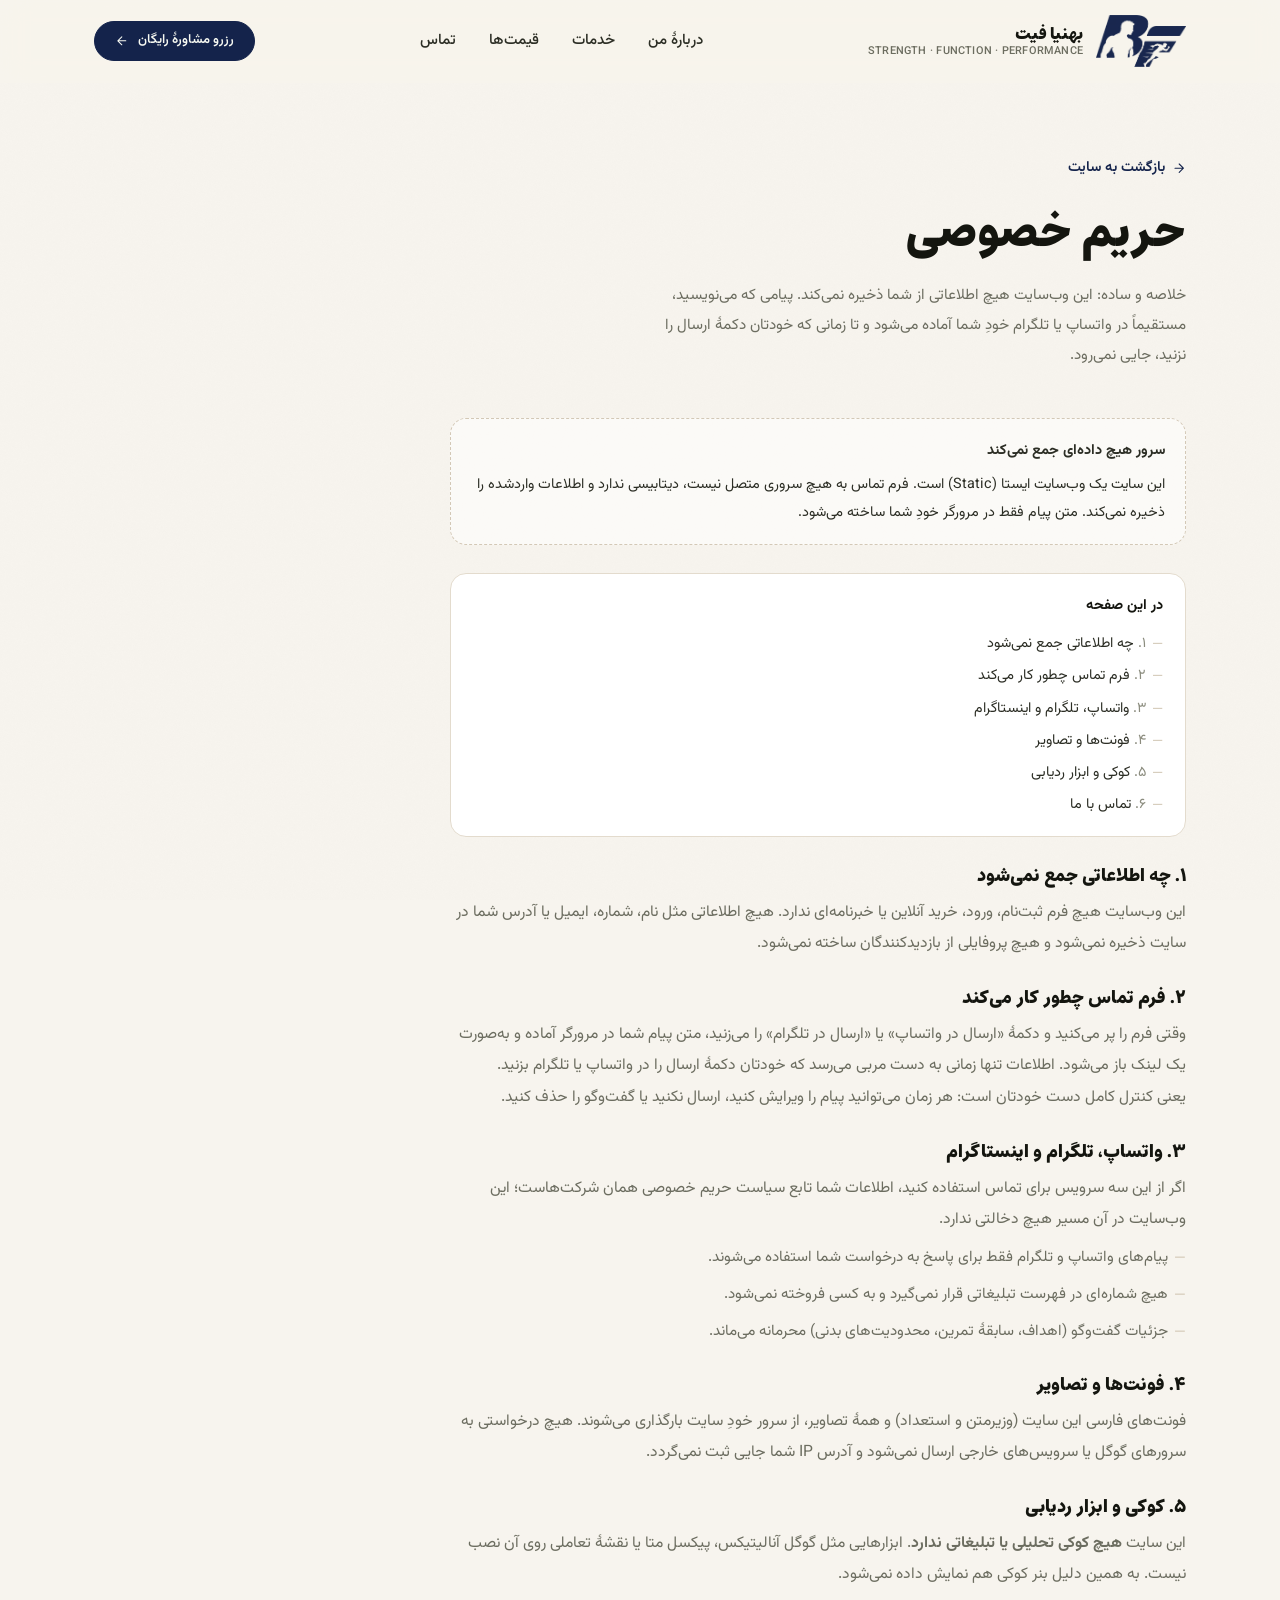
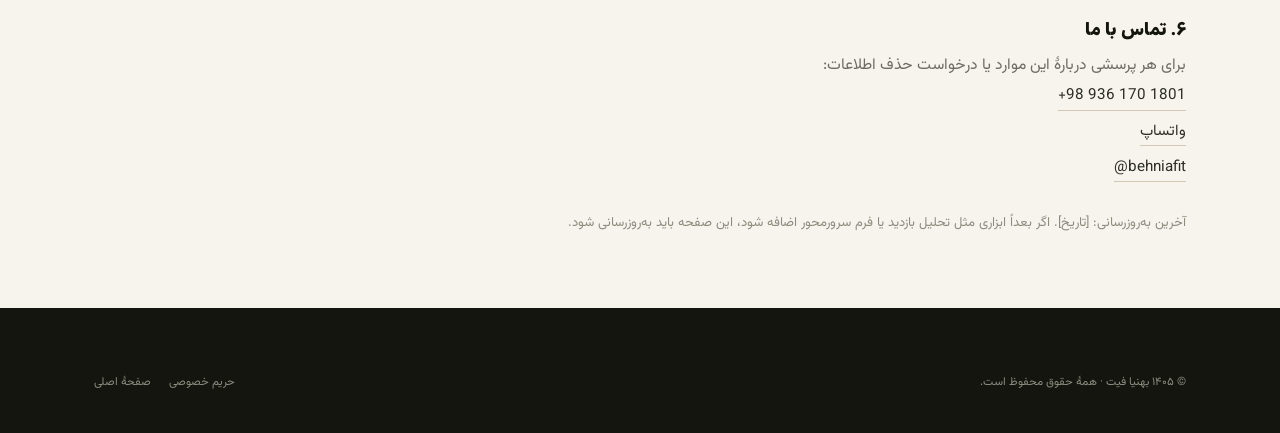
<file: privacy.html>
<!DOCTYPE html>
<html lang="fa" dir="rtl">
<head>
  <meta charset="UTF-8" />
  <meta name="viewport" content="width=device-width, initial-scale=1" />
  <title>حریم خصوصی | بهنیا فیت</title>
  <meta name="description" content="توضیح شفاف دربارهٔ اینکه این وب‌سایت چه اطلاعاتی جمع می‌کند، چه اطلاعاتی جمع نمی‌کند و چگونه با داده‌های شما رفتار می‌شود." />
  <meta name="robots" content="noindex, follow" />
  <meta name="theme-color" content="#f7f4ee" />
  <link rel="canonical" href="https://soheilsadri278.github.io/Behnia-fit/privacy.html" />
  <link rel="icon" type="image/png" sizes="64x64" href="assets/img/favicon.png" />
  <link rel="apple-touch-icon" sizes="180x180" href="assets/img/apple-touch-icon.png" />
  <style>
    *,*::before,*::after{box-sizing:border-box}
    body{margin:0;background:#f7f4ee;color:#14150f;font-family:"Vazirmatn","Segoe UI",Tahoma,sans-serif;font-size:1.0625rem;line-height:1.85}
    img{max-width:100%}svg{width:1em;height:1em;flex:none}
    .container{width:100%;max-width:1180px;margin-inline:auto;padding-inline:clamp(1.15rem,0.4rem+3vw,2.75rem)}
  </style>
  <link rel="stylesheet" href="assets/css/style.css?v=11" />
  <script>
    (function () {
      var KEY = "bf_css_retry";
      window.addEventListener("load", function () {
        try {
          var bg = getComputedStyle(document.body).backgroundColor;
          var applied = bg && bg !== "rgba(0, 0, 0, 0)" && bg !== "rgb(255, 255, 255)" && bg !== "transparent";
          if (applied || sessionStorage.getItem(KEY)) return;
          sessionStorage.setItem(KEY, "1");
          var link = document.querySelector('link[rel="stylesheet"][href*="style.css"]');
          if (link) link.href = link.href.split("?")[0] + "?r=" + Date.now();
        } catch (e) {}
      });
    })();
  </script>
  <style>
    .legal { padding-block: clamp(2rem, 1.5rem + 4vw, 4.5rem); }
    .legal__head { max-width: 46rem; margin-bottom: clamp(2rem, 1.5rem + 2vw, 3rem); }
    .legal__head h1 { font-size: clamp(1.9rem, 1.4rem + 2.4vw, 3rem); margin-bottom: 1rem; }
    .legal__body { max-width: 46rem; display: grid; gap: 1.75rem; }
    .legal__body h2 { font-size: 1.15rem; margin-bottom: 0.5rem; }
    .legal__body p { color: var(--muted); line-height: 2; font-size: 0.98rem; }
    .legal__body ul { display: grid; gap: 0.5rem; margin-top: 0.5rem; }
    .legal__body li { font-size: 0.95rem; color: var(--muted); line-height: 1.9; padding-inline-start: 1.1rem; position: relative; }
    .legal__body li::before { content: "—"; position: absolute; inset-inline-start: 0; color: var(--line-strong); }
    .legal__body a { color: var(--brand); border-bottom: 1px solid var(--line-strong); }
    .legal__body a:hover { border-color: var(--brand); }
    .legal__box { border: 1px dashed var(--line-strong); border-radius: var(--r-md); padding: 1.1rem 1.25rem; background: rgba(255,255,255,0.55); font-size: 0.9rem; color: var(--ink-soft); line-height: 1.95; }
    .legal__box strong { display: block; margin-bottom: 0.35rem; }
    .back-link { display: inline-flex; align-items: center; gap: 0.4rem; font-size: 0.9rem; font-weight: 600; color: var(--brand); }
    .back-link svg { width: 1em; height: 1em; transform: rotate(180deg); }
    .legal__contact { display: grid; gap: 0.4rem; font-size: 0.95rem; color: var(--ink-soft); }
    .legal__contact a { color: var(--ink-soft); border-bottom: 1px solid var(--line-strong); width: fit-content; }
    .toc { background: var(--surface); border: 1px solid var(--line); border-radius: var(--r-md); padding: 1.1rem 1.35rem; }
    .toc p { font-weight: 700; color: var(--ink); margin-bottom: 0.6rem; font-size: 0.9rem; }
    .toc ol { display: grid; gap: 0.3rem; margin: 0; padding: 0; list-style: none; counter-reset: t; }
    .toc li { font-size: 0.9rem; counter-increment: t; }
    .toc li a { border-bottom: 0; color: var(--ink-soft); }
    .toc li a::before { content: counter(t, persian) ". "; color: var(--muted-2); }
    .toc li a:hover { color: var(--brand); }
  </style>
</head>
<body>
  <svg width="0" height="0" style="position:absolute" aria-hidden="true" focusable="false">
    <symbol id="i-arrow" viewBox="0 0 24 24" fill="none" stroke="currentColor" stroke-width="1.8" stroke-linecap="round" stroke-linejoin="round"><path d="M19 12H5M12 19l-7-7 7-7"/></symbol>
  </svg>

  <header class="header">
    <div class="container header__inner">
      <a class="brand" href="index.html" aria-label="بهنیا فیت — صفحهٔ اصلی">
        <img class="brand__logo" src="assets/img/logo-mark.png" alt=""
             width="90" height="52" aria-hidden="true" />
        <span class="brand__text">
          <span class="brand__name">بهنیا فیت</span>
          <span class="brand__sub">STRENGTH · FUNCTION · PERFORMANCE</span>
        </span>
      </a>
      <nav class="nav" aria-label="ناوبری">
        <a class="nav__link" href="index.html#about">دربارهٔ من</a>
        <a class="nav__link" href="index.html#services">خدمات</a>
        <a class="nav__link" href="index.html#pricing">قیمت‌ها</a>
        <a class="nav__link" href="index.html#contact">تماس</a>
      </nav>
      <div class="header__actions">
        <a class="btn btn--accent header__cta" href="index.html#contact">
          رزرو مشاورهٔ رایگان
          <svg aria-hidden="true"><use href="#i-arrow"></use></svg>
        </a>
      </div>
    </div>
  </header>

  <main class="legal">
    <div class="container">
      <div class="legal__head">
        <a class="back-link" href="index.html">
          <svg aria-hidden="true"><use href="#i-arrow"></use></svg>
          بازگشت به سایت
        </a>
        <h1 style="margin-top:1rem">حریم خصوصی</h1>
        <p class="lead" style="font-size:0.95rem">
          خلاصه و ساده: این وب‌سایت هیچ اطلاعاتی از شما ذخیره نمی‌کند. پیامی که
          می‌نویسید، مستقیماً در واتساپ یا تلگرام خودِ شما آماده می‌شود و تا زمانی
          که خودتان دکمهٔ ارسال را نزنید، جایی نمی‌رود.
        </p>
      </div>

      <div class="legal__body">
        <div class="legal__box">
          <strong>سرور هیچ داده‌ای جمع نمی‌کند</strong>
          این سایت یک وب‌سایت ایستا (Static) است. فرم تماس به هیچ سروری متصل نیست،
          دیتابیسی ندارد و اطلاعات واردشده را ذخیره نمی‌کند. متن پیام فقط در
          مرورگر خودِ شما ساخته می‌شود.
        </div>

        <div class="toc">
          <p>در این صفحه</p>
          <ol>
            <li><a href="#p1">چه اطلاعاتی جمع نمی‌شود</a></li>
            <li><a href="#p2">فرم تماس چطور کار می‌کند</a></li>
            <li><a href="#p3">واتساپ، تلگرام و اینستاگرام</a></li>
            <li><a href="#p4">فونت‌ها و تصاویر</a></li>
            <li><a href="#p5">کوکی و ابزار ردیابی</a></li>
            <li><a href="#p6">تماس با ما</a></li>
          </ol>
        </div>

        <section id="p1">
          <h2>۱. چه اطلاعاتی جمع نمی‌شود</h2>
          <p>
            این وب‌سایت هیچ فرم ثبت‌نام، ورود، خرید آنلاین یا خبرنامه‌ای ندارد.
            هیچ اطلاعاتی مثل نام، شماره، ایمیل یا آدرس شما در سایت ذخیره نمی‌شود و
            هیچ پروفایلی از بازدیدکنندگان ساخته نمی‌شود.
          </p>
        </section>

        <section id="p2">
          <h2>۲. فرم تماس چطور کار می‌کند</h2>
          <p>
            وقتی فرم را پر می‌کنید و دکمهٔ «ارسال در واتساپ» یا «ارسال در تلگرام» را
            می‌زنید، متن پیام شما در مرورگر آماده و به‌صورت یک لینک باز می‌شود.
            اطلاعات تنها زمانی به دست مربی می‌رسد که خودتان دکمهٔ ارسال را در
            واتساپ یا تلگرام بزنید.
          </p>
          <p>
            یعنی کنترل کامل دست خودتان است: هر زمان می‌توانید پیام را ویرایش کنید،
            ارسال نکنید یا گفت‌وگو را حذف کنید.
          </p>
        </section>

        <section id="p3">
          <h2>۳. واتساپ، تلگرام و اینستاگرام</h2>
          <p>
            اگر از این سه سرویس برای تماس استفاده کنید، اطلاعات شما تابع سیاست
            حریم خصوصی همان شرکت‌هاست؛ این وب‌سایت در آن مسیر هیچ دخالتی ندارد.
          </p>
          <ul>
            <li>پیام‌های واتساپ و تلگرام فقط برای پاسخ به درخواست شما استفاده می‌شوند.</li>
            <li>هیچ شماره‌ای در فهرست تبلیغاتی قرار نمی‌گیرد و به کسی فروخته نمی‌شود.</li>
            <li>جزئیات گفت‌وگو (اهداف، سابقهٔ تمرین، محدودیت‌های بدنی) محرمانه می‌ماند.</li>
          </ul>
        </section>

        <section id="p4">
          <h2>۴. فونت‌ها و تصاویر</h2>
          <p>
            فونت‌های فارسی این سایت (وزیرمتن و استعداد) و همهٔ تصاویر، از سرور خودِ
            سایت بارگذاری می‌شوند. هیچ درخواستی به سرورهای گوگل یا سرویس‌های خارجی
            ارسال نمی‌شود و آدرس IP شما جایی ثبت نمی‌گردد.
          </p>
        </section>

        <section id="p5">
          <h2>۵. کوکی و ابزار ردیابی</h2>
          <p>
            این سایت <strong>هیچ کوکی تحلیلی یا تبلیغاتی ندارد</strong>. ابزارهایی
            مثل گوگل آنالیتیکس، پیکسل متا یا نقشهٔ تعاملی روی آن نصب نیست. به همین
            دلیل بنر کوکی هم نمایش داده نمی‌شود.
          </p>
        </section>

        <section id="p6">
          <h2>۶. تماس با ما</h2>
          <p>برای هر پرسشی دربارهٔ این موارد یا درخواست حذف اطلاعات:</p>
          <div class="legal__contact">
            <a href="tel:+989361701801" dir="ltr">+98 936 170 1801</a>
            <a href="https://wa.me/989361701801" target="_blank" rel="noopener">واتساپ</a>
            <a href="https://www.instagram.com/behniafit/" target="_blank" rel="noopener" dir="ltr">@behniafit</a>
          </div>
        </section>

        <p style="font-size:0.82rem;color:var(--muted-2)">
          آخرین به‌روزرسانی: [تاریخ]. اگر بعداً ابزاری مثل تحلیل بازدید یا فرم
          سرورمحور اضافه شود، این صفحه باید به‌روزرسانی شود.
        </p>
      </div>
    </div>
  </main>

  <footer class="footer" style="padding-top:2.5rem">
    <div class="container">
      <div class="footer__bottom" style="border-top:0;padding-bottom:2.5rem">
        <span>© <span id="year">۱۴۰۵</span> بهنیا فیت · همهٔ حقوق محفوظ است.</span>
        <div class="footer__legal">
          <a href="privacy.html">حریم خصوصی</a>
          <a href="index.html">صفحهٔ اصلی</a>
        </div>
      </div>
    </div>
  </footer>

  <script>
    (function () {
      var el = document.getElementById("year");
      if (el) {
        try { el.textContent = new Date().toLocaleDateString("fa-IR-u-nu-arabext", { year: "numeric" }); }
        catch (e) { el.textContent = new Date().getFullYear(); }
      }
    })();
  </script>
</body>
</html>
</file>
<file: assets/css/style.css>
/* ==========================================================================
   Behnia Fit — Personal Training & Online Coaching
   Light editorial design system · RTL first
   --------------------------------------------------------------------------
   فهرست:
   01. فونت‌ها
   02. متغیرها (رنگ، فاصله، تایپوگرافی)
   03. ریست و پایه
   04. ابزارهای چیدمان
   05. هدر و ناوبری
   06. هیرو
   07. نوار متحرک (ticker)
   08. مخاطب (برای چه کسی)
   09. خدمات
   10. فرایند کار
   11. نتایج و نظرات
   12. دربارهٔ مربی
   13. قیمت‌ها
   14. سؤالات متداول
   15. تماس و فرم
   16. فوتر
   17. نوار ثابت موبایل
   18. انیمیشن‌های ورود
   19. واکنش‌گرایی
   20. چاپ و کاهش حرکت
   ========================================================================== */

/* 01. فونت‌ها -------------------------------------------------------------- */
@font-face {
  font-family: "Vazirmatn";
  font-style: normal;
  font-display: swap;
  font-weight: 400;
  src: url("../fonts/vazirmatn-arabic-400.woff2") format("woff2");
  unicode-range: U+0600-06FF, U+0750-077F, U+08A0-08FF, U+200C-200E, U+2010-2011, U+FB50-FDFF, U+FE70-FEFC;
}
@font-face {
  font-family: "Vazirmatn";
  font-style: normal;
  font-display: swap;
  font-weight: 500;
  src: url("../fonts/vazirmatn-arabic-500.woff2") format("woff2");
  unicode-range: U+0600-06FF, U+0750-077F, U+08A0-08FF, U+200C-200E, U+2010-2011, U+FB50-FDFF, U+FE70-FEFC;
}
@font-face {
  font-family: "Vazirmatn";
  font-style: normal;
  font-display: swap;
  font-weight: 600;
  src: url("../fonts/vazirmatn-arabic-600.woff2") format("woff2");
  unicode-range: U+0600-06FF, U+0750-077F, U+08A0-08FF, U+200C-200E, U+2010-2011, U+FB50-FDFF, U+FE70-FEFC;
}
@font-face {
  font-family: "Vazirmatn";
  font-style: normal;
  font-display: swap;
  font-weight: 700;
  src: url("../fonts/vazirmatn-arabic-700.woff2") format("woff2");
  unicode-range: U+0600-06FF, U+0750-077F, U+08A0-08FF, U+200C-200E, U+2010-2011, U+FB50-FDFF, U+FE70-FEFC;
}

@font-face {
  font-family: "Vazirmatn";
  font-style: normal;
  font-display: swap;
  font-weight: 400;
  src: url("../fonts/vazirmatn-latin-400.woff2") format("woff2");
  unicode-range: U+0000-00FF, U+2000-206F, U+20AC, U+2122, U+2191, U+2193, U+2212;
}
@font-face {
  font-family: "Vazirmatn";
  font-style: normal;
  font-display: swap;
  font-weight: 500;
  src: url("../fonts/vazirmatn-latin-500.woff2") format("woff2");
  unicode-range: U+0000-00FF, U+2000-206F, U+20AC, U+2122, U+2191, U+2193, U+2212;
}
@font-face {
  font-family: "Vazirmatn";
  font-style: normal;
  font-display: swap;
  font-weight: 600;
  src: url("../fonts/vazirmatn-latin-600.woff2") format("woff2");
  unicode-range: U+0000-00FF, U+2000-206F, U+20AC, U+2122, U+2191, U+2193, U+2212;
}
@font-face {
  font-family: "Vazirmatn";
  font-style: normal;
  font-display: swap;
  font-weight: 700;
  src: url("../fonts/vazirmatn-latin-700.woff2") format("woff2");
  unicode-range: U+0000-00FF, U+2000-206F, U+20AC, U+2122, U+2191, U+2193, U+2212;
}

@font-face {
  font-family: "Estedad";
  font-style: normal;
  font-display: swap;
  font-weight: 700;
  src: url("../fonts/estedad-arabic-700.woff2") format("woff2");
  unicode-range: U+0600-06FF, U+0750-077F, U+08A0-08FF, U+200C-200E, U+2010-2011, U+FB50-FDFF, U+FE70-FEFC;
}
@font-face {
  font-family: "Estedad";
  font-style: normal;
  font-display: swap;
  font-weight: 800;
  src: url("../fonts/estedad-arabic-800.woff2") format("woff2");
  unicode-range: U+0600-06FF, U+0750-077F, U+08A0-08FF, U+200C-200E, U+2010-2011, U+FB50-FDFF, U+FE70-FEFC;
}
@font-face {
  font-family: "Estedad";
  font-style: normal;
  font-display: swap;
  font-weight: 700;
  src: url("../fonts/estedad-latin-700.woff2") format("woff2");
  unicode-range: U+0000-00FF, U+2000-206F, U+20AC, U+2122, U+2212;
}
@font-face {
  font-family: "Estedad";
  font-style: normal;
  font-display: swap;
  font-weight: 800;
  src: url("../fonts/estedad-latin-800.woff2") format("woff2");
  unicode-range: U+0000-00FF, U+2000-206F, U+20AC, U+2122, U+2212;
}

/* 02. متغیرها -------------------------------------------------------------- */
:root {
  /* رنگ */
  --paper: #f7f4ee;
  --paper-soft: #fbf9f5;
  --surface: #ffffff;
  --sand: #ece4d7;
  --sand-deep: #e2d8c7;
  --line: #e3dbcd;
  --line-strong: #d3c8b6;
  --ink: #14150f;
  --ink-soft: #2c2e25;
  --muted: #6c6d60;
  --muted-2: #8b8c7e;
  /* سرمهٔ لوگو — هم‌راستا با #14234B در فایل لوگو */
  --brand: #14234b;
  --brand-deep: #0d1936;
  --brand-soft: #e4e9f4;
  --clay: #b1562f;
  --clay-soft: #f4e6dc;

  /* تایپوگرافی */
  --font-body: "Vazirmatn", "Segoe UI", Tahoma, sans-serif;
  --font-display: "Estedad", "Vazirmatn", Tahoma, sans-serif;
  --fs-display: clamp(2.3rem, 1.35rem + 3.2vw, 4.15rem);
  --fs-h2: clamp(1.85rem, 1.25rem + 2.2vw, 3.05rem);
  --fs-h3: clamp(1.12rem, 1rem + 0.45vw, 1.4rem);
  --fs-lead: clamp(1rem, 0.96rem + 0.4vw, 1.2rem);
  --fs-body: 1.0625rem;
  --fs-small: 0.9375rem;
  --fs-xs: 0.8125rem;

  /* فاصله */
  --sp-1: 0.375rem;
  --sp-2: 0.625rem;
  --sp-3: 1rem;
  --sp-4: 1.5rem;
  --sp-5: 2rem;
  --sp-6: 2.75rem;
  --sp-7: 3.5rem;
  --sp-8: 4.5rem;
  --section-y: clamp(4rem, 2rem + 7vw, 8.5rem);
  --container: 1180px;
  --gutter: clamp(1.15rem, 0.4rem + 3vw, 2.75rem);

  /* شکل و سایه */
  --r-sm: 10px;
  --r-md: 16px;
  --r-lg: 24px;
  --r-xl: 32px;
  --shadow-sm: 0 1px 2px rgba(20, 21, 15, 0.04), 0 8px 24px -18px rgba(20, 21, 15, 0.28);
  --shadow-md: 0 2px 4px rgba(20, 21, 15, 0.04), 0 24px 60px -32px rgba(20, 21, 15, 0.34);
  --shadow-lg: 0 40px 90px -50px rgba(20, 21, 15, 0.45);

  --ease: cubic-bezier(0.22, 0.61, 0.36, 1);
  --ease-out: cubic-bezier(0.16, 1, 0.3, 1);

  --header-h: 82px;
}

/* 03. ریست و پایه ---------------------------------------------------------- */
*,
*::before,
*::after {
  box-sizing: border-box;
}

html {
  -webkit-text-size-adjust: 100%;
  scroll-behavior: smooth;
  /* تور ایمنی: هیچ عنصری نباید صفحه را افقی اسکرول کند */
  overflow-x: clip;
}

body {
  margin: 0;
  background-color: var(--paper);
  color: var(--ink);
  font-family: var(--font-body);
  font-size: var(--fs-body);
  font-weight: 400;
  line-height: 1.85;
  letter-spacing: 0; /* هرگز روی متن فارسی letter-spacing نگذارید */
  text-rendering: optimizeLegibility;
  -webkit-font-smoothing: antialiased;
  -moz-osx-font-smoothing: grayscale;
  overflow-x: hidden;
}

/* بافت کاغذی بسیار ملایم */
body::before {
  content: "";
  position: fixed;
  inset: 0;
  z-index: 0;
  pointer-events: none;
  opacity: 0.4;
  background-image: url("data:image/svg+xml,%3Csvg xmlns='http://www.w3.org/2000/svg' width='180' height='180'%3E%3Cfilter id='n'%3E%3CfeTurbulence type='fractalNoise' baseFrequency='0.9' numOctaves='3' stitchTiles='stitch'/%3E%3CfeColorMatrix type='saturate' values='0'/%3E%3C/filter%3E%3Crect width='180' height='180' filter='url(%23n)' opacity='0.055'/%3E%3C/svg%3E");
  mix-blend-mode: multiply;
}

body > * {
  position: relative;
  z-index: 1;
}

img,
svg,
video {
  display: block;
  max-width: 100%;
}

img {
  height: auto;
}

h1,
h2,
h3,
h4 {
  font-family: var(--font-display);
  font-weight: 800;
  line-height: 1.28;
  margin: 0;
  text-wrap: balance;
  color: var(--ink);
}

p {
  margin: 0;
  text-wrap: pretty;
}

ul,
ol {
  margin: 0;
  padding: 0;
  list-style: none;
}

a {
  color: inherit;
  text-decoration: none;
}

button {
  font: inherit;
  color: inherit;
  border: 0;
  background: none;
  cursor: pointer;
}

input,
select,
textarea {
  font: inherit;
  color: inherit;
}

::selection {
  background: var(--brand);
  color: var(--paper-soft);
}

:focus-visible {
  outline: 2px solid var(--clay);
  outline-offset: 3px;
  border-radius: 4px;
}

[hidden] {
  display: none !important;
}

.skip-link {
  position: absolute;
  inset-inline-start: 50%;
  top: -100px;
  transform: translateX(50%);
  z-index: 999;
  background: var(--ink);
  color: var(--paper);
  padding: 0.75rem 1.25rem;
  border-radius: 0 0 var(--r-sm) var(--r-sm);
  transition: top 0.2s var(--ease);
}
.skip-link:focus {
  top: 0;
}

/* 04. ابزارهای چیدمان ----------------------------------------------------- */
:where(section[id], div[id]) {
  scroll-margin-top: calc(var(--header-h) + 1.25rem);
}
.container {
  width: 100%;
  max-width: var(--container);
  margin-inline: auto;
  padding-inline: var(--gutter);
}

.section {
  padding-block: var(--section-y);
  position: relative;
}

.section--tight {
  padding-block: clamp(3rem, 2rem + 4vw, 5rem);
}

.section--sand {
  background: linear-gradient(180deg, var(--paper) 0%, var(--sand) 22%, var(--sand) 78%, var(--paper) 100%);
}

.section--ink {
  background: var(--ink);
  color: var(--paper);
}

.section--ink h2,
.section--ink h3,
.section--ink h1 {
  color: var(--paper-soft);
}

/* تیتر بخش */
.section-head {
  display: grid;
  gap: var(--sp-4);
  margin-bottom: clamp(2.25rem, 1.5rem + 2.6vw, 4rem);
  max-width: 46rem;
}

.section-head--center {
  text-align: center;
  margin-inline: auto;
}

.eyebrow {
  display: inline-flex;
  align-items: center;
  gap: 0.6rem;
  font-family: var(--font-body);
  font-size: var(--fs-xs);
  font-weight: 600;
  color: var(--muted);
  text-transform: none;
}

.eyebrow .num {
  font-feature-settings: "ss01";
  letter-spacing: 0.02em;
  color: var(--clay);
}
.eyebrow::after {
  content: "";
  display: block;
  width: 2.25rem;
  height: 1px;
  background: var(--line-strong);
}

.eyebrow--center::before {
  content: "";
  display: block;
  width: 2.25rem;
  height: 1px;
  background: var(--line-strong);
}

.lead {
  font-size: var(--fs-lead);
  line-height: 1.95;
  color: var(--muted);
  max-width: 60ch;
}

.section--ink .lead {
  color: #b9baad;
}

.text-accent {
  color: var(--brand);
}

.section--ink .text-accent {
  color: #bcccee;
}

.underline-clay {
  position: relative;
  white-space: nowrap;
}
.underline-clay::after {
  content: "";
  position: absolute;
  inset-inline: 0;
  bottom: 0.08em;
  height: 0.32em;
  background: var(--clay-soft);
  z-index: -1;
  border-radius: 2px;
}

/* دکمه‌ها */
.btn {
  --btn-bg: var(--ink);
  --btn-fg: var(--paper-soft);
  --btn-bd: var(--ink);
  display: inline-flex;
  align-items: center;
  justify-content: center;
  gap: 0.6rem;
  padding: 0.95rem 1.6rem;
  border-radius: 999px;
  border: 1px solid var(--btn-bd);
  background: var(--btn-bg);
  color: var(--btn-fg);
  font-size: var(--fs-small);
  font-weight: 600;
  line-height: 1.2;
  white-space: nowrap;
  transition: transform 0.28s var(--ease-out), background-color 0.24s var(--ease),
    color 0.24s var(--ease), border-color 0.24s var(--ease), box-shadow 0.3s var(--ease);
}
.btn:hover {
  transform: translateY(-2px);
  box-shadow: var(--shadow-md);
}
.btn:active {
  transform: translateY(0);
}
.btn svg {
  width: 1.05em;
  height: 1.05em;
  flex: none;
  transition: transform 0.3s var(--ease-out);
}
.btn:hover svg {
  transform: translateX(-0.2em);
}

.btn--accent {
  --btn-bg: var(--brand);
  --btn-fg: #f6f8f1;
  --btn-bd: var(--brand);
}
.btn--accent:hover {
  --btn-bg: var(--brand-deep);
  --btn-bd: var(--brand-deep);
}

.btn--ghost {
  --btn-bg: transparent;
  --btn-fg: var(--ink);
  --btn-bd: var(--line-strong);
}
.btn--ghost:hover {
  --btn-bg: var(--surface);
  --btn-bd: var(--ink);
}

.btn--light {
  --btn-bg: var(--paper-soft);
  --btn-fg: var(--ink);
  --btn-bd: var(--paper-soft);
}

.btn--full {
  width: 100%;
}

.btn--lg {
  padding: 1.1rem 1.9rem;
  font-size: 1rem;
}

/* پیوند متنی */
.link-arrow {
  display: inline-flex;
  align-items: center;
  gap: 0.45rem;
  font-size: var(--fs-small);
  font-weight: 600;
  color: var(--brand);
  border-bottom: 1px solid transparent;
  padding-bottom: 2px;
  transition: border-color 0.2s var(--ease), gap 0.25s var(--ease-out);
}
.link-arrow:hover {
  border-color: var(--brand);
  gap: 0.75rem;
}
.link-arrow svg {
  width: 1em;
  height: 1em;
}

/* برچسب‌های کوچک */
.tag {
  display: inline-flex;
  align-items: center;
  gap: 0.4rem;
  padding: 0.35rem 0.7rem;
  border-radius: 999px;
  background: var(--brand-soft);
  color: var(--brand-deep);
  font-size: var(--fs-xs);
  font-weight: 600;
  line-height: 1.4;
}

/* 05. هدر ---------------------------------------------------------------- */
.header {
  position: sticky;
  top: 0;
  z-index: 100;
  background: rgba(247, 244, 238, 0.72);
  backdrop-filter: saturate(180%) blur(14px);
  -webkit-backdrop-filter: saturate(180%) blur(14px);
  border-bottom: 1px solid transparent;
  transition: border-color 0.3s var(--ease), background-color 0.3s var(--ease),
    box-shadow 0.3s var(--ease);
}
.header.is-stuck {
  border-bottom-color: var(--line);
  background: rgba(247, 244, 238, 0.92);
  box-shadow: 0 12px 30px -28px rgba(20, 21, 15, 0.6);
}

.header__inner {
  display: flex;
  align-items: center;
  justify-content: space-between;
  gap: var(--sp-4);
  min-height: var(--header-h);
}

.brand {
  display: inline-flex;
  align-items: center;
  gap: 0.8rem;
  flex: none;
}
.brand__logo {
  width: auto;
  height: 52px;
  flex: none;
  transition: transform 0.45s var(--ease-out);
}
.brand:hover .brand__logo {
  transform: scale(1.04);
}
.brand__lockup {
  width: clamp(180px, 16vw, 226px);
  height: auto;
  display: block;
}
.brand--stacked {
  display: block;
}
/* در فوتر، متن‌های برند زیر لاک‌آپ نمی‌آیند */
.brand--stacked .brand__text {
  display: none;
}
.brand__text {
  display: grid;
  line-height: 1.25;
  min-width: 0;
}
.brand__name {
  font-family: var(--font-display);
  font-weight: 800;
  font-size: 1.06rem;
}
.brand__sub {
  font-size: 0.68rem;
  color: var(--muted);
  font-weight: 500;
  letter-spacing: 0.02em;
}

.nav {
  display: flex;
  align-items: center;
  gap: 0.35rem;
}

.nav__link {
  position: relative;
  padding: 0.55rem 0.85rem;
  border-radius: 999px;
  font-size: var(--fs-small);
  font-weight: 500;
  color: var(--ink-soft);
  transition: color 0.2s var(--ease), background-color 0.2s var(--ease);
}
.nav__link::after {
  content: "";
  position: absolute;
  bottom: 0.1rem;
  inset-inline: 50%;
  height: 2px;
  width: 0;
  border-radius: 2px;
  background: var(--clay);
  transform: translateX(50%);
  transition: width 0.3s var(--ease-out);
}
.nav__link:hover {
  color: var(--ink);
  background: rgba(227, 219, 205, 0.5);
}
.nav__link.is-active {
  color: var(--ink);
  font-weight: 600;
}
.nav__link.is-active::after {
  width: 1.1rem;
}

.header__actions {
  display: flex;
  align-items: center;
  gap: 0.6rem;
  flex: none;
}

.header__cta {
  padding: 0.72rem 1.25rem;
  font-size: var(--fs-xs);
}

.burger {
  display: none;
  width: 44px;
  height: 44px;
  border-radius: 12px;
  border: 1px solid var(--line-strong);
  place-items: center;
  background: var(--surface);
}
.burger span {
  display: block;
  width: 18px;
  height: 1.5px;
  background: var(--ink);
  border-radius: 2px;
  transition: transform 0.3s var(--ease), opacity 0.2s var(--ease);
}
.burger span + span {
  margin-top: 5px;
}
.burger[aria-expanded="true"] span:nth-child(1) {
  transform: translateY(15px) rotate(45deg);
}
.burger[aria-expanded="true"] span:nth-child(2) {
  opacity: 0;
}
.burger[aria-expanded="true"] span:nth-child(3) {
  transform: translateY(-15px) rotate(-45deg);
}

/* منوی موبایل */
.mobile-menu {
  position: fixed;
  inset: var(--header-h) 0 0 0;
  z-index: 99;
  background: var(--paper);
  padding: var(--sp-5) var(--gutter) var(--sp-7);
  display: flex;
  flex-direction: column;
  gap: 0.25rem;
  transform: translateY(-102%);
  opacity: 0;
  visibility: hidden;
  transition: transform 0.45s var(--ease-out), opacity 0.3s var(--ease), visibility 0.45s;
  overflow-y: auto;
}
.mobile-menu.is-open {
  transform: translateY(0);
  opacity: 1;
  visibility: visible;
}
.mobile-menu a.mobile-menu__link {
  display: flex;
  align-items: center;
  justify-content: space-between;
  padding: 1.1rem 0;
  font-family: var(--font-display);
  font-weight: 700;
  font-size: 1.3rem;
  border-bottom: 1px solid var(--line);
}
.mobile-menu a.mobile-menu__link span {
  font-family: var(--font-body);
  font-size: var(--fs-xs);
  font-weight: 500;
  color: var(--muted-2);
}
.mobile-menu .btn {
  margin-top: var(--sp-5);
}

/* 06. هیرو --------------------------------------------------------------- */
.hero {
  position: relative;
  padding-top: clamp(2.5rem, 1rem + 5vw, 5rem);
  padding-bottom: clamp(2rem, 1rem + 4vw, 4rem);
  overflow: hidden;
}

.hero__inner {
  display: grid;
  grid-template-columns: 1.12fr 0.88fr;
  align-items: center;
  gap: clamp(2rem, 1rem + 3.4vw, 4rem);
}

.hero__kicker {
  display: inline-flex;
  align-items: center;
  gap: 0.6rem;
  padding: 0.4rem 0.9rem 0.4rem 0.4rem;
  border-radius: 999px;
  border: 1px solid var(--line-strong);
  background: rgba(255, 255, 255, 0.6);
  font-size: var(--fs-xs);
  font-weight: 500;
  color: var(--ink-soft);
  margin-bottom: var(--sp-4);
}
.hero__kicker .dot {
  width: 7px;
  height: 7px;
  border-radius: 50%;
  background: #3f7a5c;
  box-shadow: 0 0 0 4px rgba(63, 122, 92, 0.16);
  margin-inline-start: 0.35rem;
}

.hero__title {
  font-size: var(--fs-display);
  line-height: 1.22;
  letter-spacing: -0.01em;
  margin-bottom: var(--sp-4);
}
.hero__title em {
  font-style: normal;
  color: var(--brand);
  position: relative;
}
.hero__title .line {
  display: block;
}
@media (min-width: 520px) {
  .hero__title .line {
    white-space: nowrap;
  }
}

.hero__lead {
  font-size: var(--fs-lead);
  color: var(--muted);
  max-width: 34ch;
  line-height: 2;
  margin-bottom: var(--sp-5);
}

.hero__actions {
  display: flex;
  flex-wrap: wrap;
  align-items: center;
  gap: 0.75rem;
  margin-bottom: var(--sp-5);
}

.hero__facts {
  display: flex;
  flex-wrap: wrap;
  gap: 0.5rem 1.5rem;
  padding-top: var(--sp-4);
  border-top: 1px solid var(--line);
}
.hero__fact {
  display: inline-flex;
  align-items: center;
  gap: 0.45rem;
  font-size: var(--fs-xs);
  font-weight: 500;
  color: var(--ink-soft);
}
.hero__fact svg {
  width: 15px;
  height: 15px;
  color: var(--brand);
  flex: none;
}

.hero__media {
  position: relative;
  min-width: 0;
}
.hero__frame {
  position: relative;
  /* قوس باید با عرض کادر مقیاس بگیرد؛ با ۲۲۰px ثابت، در موبایل به اندازهٔ
     نیمی از عرض کادر می‌شد و بالای سر را می‌برید. */
  border-radius: clamp(104px, 40%, 220px) clamp(104px, 40%, 220px) var(--r-lg) var(--r-lg);
  overflow: hidden;
  background: var(--sand);
  box-shadow: var(--shadow-md);
  aspect-ratio: 4 / 4.7;
}
.hero__frame img {
  width: 100%;
  height: 100%;
  object-fit: cover;
  object-position: 50% 6%;
  transform: scale(1.03);
  transition: transform 1.2s var(--ease-out);
}
.hero__frame:hover img {
  transform: scale(1.07);
}

/* کارت شناور روی تصویر */
.hero__card {
  position: absolute;
  inset-inline-start: -0.4rem;
  bottom: 1.5rem;
  display: flex;
  align-items: center;
  gap: 0.85rem;
  padding: 0.85rem 1.1rem;
  background: rgba(255, 255, 255, 0.9);
  backdrop-filter: blur(10px);
  -webkit-backdrop-filter: blur(10px);
  border: 1px solid rgba(255, 255, 255, 0.7);
  border-radius: var(--r-md);
  box-shadow: var(--shadow-md);
  max-width: 17.5rem;
}
.hero__card .avatar {
  width: 44px;
  height: 44px;
  border-radius: 50%;
  background: var(--brand);
  color: #eef3e6;
  display: grid;
  place-items: center;
  font-family: var(--font-display);
  font-weight: 800;
  font-size: 1.15rem;
  flex: none;
}
.hero__card .name {
  font-weight: 700;
  font-size: 0.92rem;
  line-height: 1.4;
}
.hero__card .role {
  font-size: 0.72rem;
  color: var(--muted);
  line-height: 1.5;
}

.hero__badge {
  position: absolute;
  inset-inline-end: 0;
  top: 1.75rem;
  width: 92px;
  height: 92px;
  border-radius: 50%;
  background: var(--ink);
  color: var(--paper);
  display: grid;
  place-items: center;
  text-align: center;
  font-size: 0.66rem;
  line-height: 1.45;
  font-weight: 600;
  padding: 0.5rem;
  box-shadow: var(--shadow-md);
}
.hero__badge span {
  display: block;
}
.hero__badge strong {
  display: block;
  font-family: var(--font-display);
  font-size: 1.35rem;
  font-weight: 800;
  line-height: 1.1;
  margin-bottom: 0.1rem;
}

/* 07. نوار متحرک ---------------------------------------------------------- */
.ticker {
  background: var(--ink);
  color: var(--paper);
  padding-block: 0.9rem;
  overflow: hidden;
  display: flex;
  align-items: center;
  border-block: 1px solid rgba(255, 255, 255, 0.08);
  /* حیاتی: در صفحهٔ RTL، فلکس محتوا را از راست می‌چیند و انیمیشن ‎-50%‎
     سمت راست نوار را خالی می‌کند. با ltr، نوار از چپ شروع می‌شود. */
  direction: ltr;
}
.ticker__track {
  display: flex;
  align-items: center;
  direction: ltr;
  flex: none;
  width: max-content;
  animation: ticker linear infinite;
  animation-duration: 40s; /* JS بر اساس عرض واقعی بازنویسی می‌کند */
  will-change: transform;
}
/* هر گروه یک نسخهٔ کامل و یکسان از محتواست؛ ‎-50%‎ دقیقاً به اندازهٔ یک گروه است */
.ticker__group {
  display: flex;
  align-items: center;
  gap: 2.5rem;
  flex: none;
  padding-inline-end: 2.5rem;
}
.ticker:hover .ticker__track {
  animation-play-state: paused;
}
.ticker__item {
  display: inline-flex;
  align-items: center;
  gap: 2.5rem;
  font-family: var(--font-display);
  font-weight: 700;
  font-size: 0.95rem;
  white-space: nowrap;
  opacity: 0.92;
}
.ticker__item::after {
  content: "";
  width: 6px;
  height: 6px;
  border-radius: 50%;
  background: var(--clay);
  flex: none;
}
@keyframes ticker {
  from {
    transform: translateX(0);
  }
  to {
    transform: translateX(-50%);
  }
}

/* 07b. نوار اعتبارنامه‌ها ------------------------------------------------- */
.authority {
  border-bottom: 1px solid var(--line);
  background: linear-gradient(180deg, var(--paper) 0%, var(--paper-soft) 100%);
}
.authority__grid {
  display: grid;
  grid-template-columns: repeat(4, 1fr);
}
.authority__item {
  display: flex;
  align-items: center;
  gap: 0.8rem;
  padding: 1.5rem 1.1rem;
  position: relative;
}
.authority__item + .authority__item::before {
  content: "";
  position: absolute;
  inset-inline-start: 0;
  top: 24%;
  bottom: 24%;
  width: 1px;
  background: var(--line);
}
.authority__icon {
  width: 42px;
  height: 42px;
  border-radius: 12px;
  background: var(--sand);
  color: var(--brand-deep);
  display: grid;
  place-items: center;
  flex: none;
}
.authority__icon svg {
  width: 21px;
  height: 21px;
}
.authority__text {
  display: grid;
  line-height: 1.45;
  min-width: 0;
}
.authority__title {
  font-family: var(--font-display);
  font-weight: 800;
  font-size: 0.95rem;
  color: var(--ink);
}
.authority__sub {
  font-size: 0.73rem;
  color: var(--muted);
  line-height: 1.6;
}

@media (max-width: 940px) {
  .authority__grid {
    grid-template-columns: 1fr 1fr;
  }
  .authority__item {
    padding: 1.25rem 0.9rem;
  }
  .authority__item:nth-child(3),
  .authority__item:nth-child(4) {
    border-top: 1px solid var(--line);
  }
  .authority__item:nth-child(3)::before {
    display: none;
  }
}

@media (max-width: 460px) {
  .authority__grid {
    grid-template-columns: 1fr;
  }
  .authority__item + .authority__item {
    border-top: 1px solid var(--line);
  }
  .authority__item + .authority__item::before {
    display: none;
  }
  .authority__item {
    padding: 0.95rem 0;
  }
}

/* 08. مخاطب --------------------------------------------------------------- */
.audience__grid {
  display: grid;
  grid-template-columns: repeat(3, 1fr);
  gap: 1px;
  background: var(--line);
  border: 1px solid var(--line);
  border-radius: var(--r-lg);
  overflow: hidden;
}
.audience__card {
  background: var(--paper-soft);
  padding: clamp(1.5rem, 1rem + 2vw, 2.5rem);
  position: relative;
  transition: background-color 0.3s var(--ease);
}
.audience__card:hover {
  background: var(--surface);
}
.audience__icon {
  width: 42px;
  height: 42px;
  border-radius: 12px;
  display: grid;
  place-items: center;
  background: var(--brand-soft);
  color: var(--brand-deep);
  margin-bottom: var(--sp-4);
}
.audience__icon svg {
  width: 21px;
  height: 21px;
}
.audience__card h3 {
  font-size: var(--fs-h3);
  margin-bottom: 0.6rem;
}
.audience__card p {
  color: var(--muted);
  font-size: var(--fs-small);
  line-height: 1.9;
}
.audience__index {
  position: absolute;
  top: 1.25rem;
  inset-inline-end: 1.5rem;
  font-family: var(--font-display);
  font-weight: 800;
  font-size: 0.8rem;
  color: var(--muted-2);
  opacity: 0.7;
}

/* 09. خدمات --------------------------------------------------------------- */
.services__grid {
  display: grid;
  grid-template-columns: repeat(2, minmax(0, 1fr));
  gap: clamp(1rem, 0.6rem + 1.4vw, 1.75rem);
}
.service {
  background: var(--surface);
  border: 1px solid var(--line);
  border-radius: var(--r-lg);
  padding: clamp(1.5rem, 1rem + 1.6vw, 2.25rem);
  display: flex;
  flex-direction: column;
  gap: var(--sp-3);
  position: relative;
  transition: transform 0.4s var(--ease-out), box-shadow 0.4s var(--ease),
    border-color 0.3s var(--ease);
}
.service:hover {
  transform: translateY(-4px);
  box-shadow: var(--shadow-md);
  border-color: var(--line-strong);
}
.service__top {
  display: flex;
  align-items: flex-start;
  justify-content: space-between;
  gap: var(--sp-3);
}
.service__icon {
  width: 48px;
  height: 48px;
  border-radius: 14px;
  background: var(--sand);
  color: var(--brand-deep);
  display: grid;
  place-items: center;
  flex: none;
}
.service__icon svg {
  width: 23px;
  height: 23px;
}
.service__no {
  font-family: var(--font-display);
  font-weight: 800;
  font-size: 0.78rem;
  color: var(--muted-2);
  padding-top: 0.35rem;
}
.service h3 {
  font-size: var(--fs-h3);
}
.service p {
  color: var(--muted);
  font-size: var(--fs-small);
  line-height: 1.9;
}
.service__list {
  display: grid;
  gap: 0.5rem;
  padding-top: var(--sp-1);
}
.service__list li {
  display: flex;
  align-items: flex-start;
  gap: 0.5rem;
  font-size: var(--fs-small);
  color: var(--ink-soft);
  line-height: 1.75;
}
.service__list svg {
  width: 15px;
  height: 15px;
  color: var(--brand);
  margin-top: 0.45em;
  flex: none;
}
.service__foot {
  margin-top: auto;
  padding-top: var(--sp-3);
  border-top: 1px dashed var(--line);
  display: flex;
  align-items: center;
  justify-content: space-between;
  gap: var(--sp-3);
  flex-wrap: wrap;
}
.price-from {
  display: grid;
  line-height: 1.4;
}
.price-from .label {
  font-size: 0.72rem;
  color: var(--muted-2);
}
.price-from .value {
  font-family: var(--font-display);
  font-weight: 800;
  font-size: 1.12rem;
  color: var(--ink);
}
.price-from .value small {
  font-family: var(--font-body);
  font-weight: 500;
  font-size: 0.75rem;
  color: var(--muted);
}

/* 10. فرایند ------------------------------------------------------------- */
.process {
  background: var(--surface);
  border: 1px solid var(--line);
  border-radius: var(--r-xl);
  padding: clamp(1.75rem, 1rem + 3vw, 3.5rem);
  position: relative;
  overflow: hidden;
}
.process__grid {
  display: grid;
  grid-template-columns: repeat(4, 1fr);
  gap: var(--sp-4);
  position: relative;
}
.process__grid::before {
  content: "";
  position: absolute;
  top: 21px;
  inset-inline: 8%;
  height: 1px;
  background: repeating-linear-gradient(
    to left,
    var(--line-strong) 0 6px,
    transparent 6px 12px
  );
  z-index: 0;
}
.step {
  position: relative;
  z-index: 1;
}
.step__num {
  width: 44px;
  height: 44px;
  border-radius: 50%;
  background: var(--paper);
  border: 1px solid var(--line-strong);
  display: grid;
  place-items: center;
  font-family: var(--font-display);
  font-weight: 800;
  font-size: 0.95rem;
  color: var(--ink);
  margin-bottom: var(--sp-3);
}
.step--active .step__num {
  background: var(--brand);
  border-color: var(--brand);
  color: #f2f6ea;
}
.step h3 {
  font-size: 1rem;
  margin-bottom: 0.4rem;
}
.step p {
  font-size: var(--fs-xs);
  color: var(--muted);
  line-height: 1.85;
}

/* 11. نتایج -------------------------------------------------------------- */
.results__head {
  display: flex;
  align-items: flex-end;
  justify-content: space-between;
  gap: var(--sp-5);
  flex-wrap: wrap;
  margin-bottom: clamp(2rem, 1.4rem + 2vw, 3rem);
}
.results__head .section-head {
  margin-bottom: 0;
}

.testimonials {
  display: grid;
  grid-template-columns: repeat(3, 1fr);
  gap: clamp(1rem, 0.6rem + 1.2vw, 1.5rem);
}
.quote {
  background: var(--surface);
  border: 1px solid var(--line);
  border-radius: var(--r-lg);
  padding: clamp(1.4rem, 1rem + 1.4vw, 2rem);
  display: flex;
  flex-direction: column;
  gap: var(--sp-3);
  position: relative;
}
.quote__mark {
  font-family: var(--font-display);
  font-size: 2.6rem;
  line-height: 0.6;
  color: var(--sand-deep);
  height: 1.2rem;
}
.quote__body {
  font-size: var(--fs-small);
  line-height: 1.95;
  color: var(--ink-soft);
  flex: 1;
}
.quote__body.is-placeholder {
  color: var(--muted-2);
  border: 1px dashed var(--line-strong);
  border-radius: var(--r-sm);
  padding: 0.85rem;
  font-size: 0.88rem;
  line-height: 1.85;
  background: repeating-linear-gradient(
    -45deg,
    transparent 0 10px,
    rgba(227, 219, 205, 0.22) 10px 20px
  );
}
.quote__foot {
  display: flex;
  align-items: center;
  gap: 0.75rem;
  padding-top: var(--sp-3);
  border-top: 1px solid var(--line);
}
.quote__avatar {
  width: 40px;
  height: 40px;
  border-radius: 50%;
  background: var(--sand);
  color: var(--muted);
  display: grid;
  place-items: center;
  flex: none;
}
.quote__avatar svg {
  width: 19px;
  height: 19px;
}
.quote__meta {
  display: grid;
  line-height: 1.5;
}
.quote__name {
  font-weight: 600;
  font-size: 0.9rem;
}
.quote__role {
  font-size: 0.74rem;
  color: var(--muted-2);
}

.transformations {
  margin-top: clamp(2rem, 1.4rem + 2vw, 3.25rem);
  display: grid;
  grid-template-columns: repeat(3, 1fr);
  gap: clamp(1rem, 0.6rem + 1.2vw, 1.5rem);
}
.frame {
  position: relative;
  border-radius: var(--r-md);
  overflow: hidden;
  background: var(--sand);
  aspect-ratio: 4 / 3;
  border: 1px solid var(--line-strong);
  display: grid;
  place-items: center;
  text-align: center;
  padding: 1.25rem;
  background-image: repeating-linear-gradient(
    -45deg,
    transparent 0 14px,
    rgba(20, 21, 15, 0.03) 14px 28px
  );
}
.frame__label {
  display: grid;
  gap: 0.35rem;
  color: var(--muted);
}
.frame__label svg {
  width: 26px;
  height: 26px;
  margin-inline: auto;
  color: var(--muted-2);
}
.frame__label strong {
  font-size: 0.9rem;
  font-weight: 600;
  color: var(--ink-soft);
}
.frame__label span {
  font-size: 0.73rem;
  color: var(--muted-2);
  line-height: 1.7;
}
.frame__tag {
  position: absolute;
  top: 0.7rem;
  inset-inline-end: 0.7rem;
  background: rgba(255, 255, 255, 0.85);
  border: 1px solid var(--line);
  color: var(--muted);
  font-size: 0.65rem;
  font-weight: 600;
  padding: 0.2rem 0.55rem;
  border-radius: 999px;
}

/* 12. درباره -------------------------------------------------------------- */
.about__grid {
  display: grid;
  grid-template-columns: 0.85fr 1.15fr;
  gap: clamp(2rem, 1rem + 4vw, 4.5rem);
  align-items: start;
}
.about__media {
  position: relative;
  position: sticky;
  top: calc(var(--header-h) + 2rem);
}
.about__frame {
  border-radius: var(--r-lg) clamp(96px, 34%, 220px) var(--r-lg) var(--r-lg);
  overflow: hidden;
  background: var(--sand);
  aspect-ratio: 4 / 5;
  box-shadow: var(--shadow-md);
}
.about__frame img {
  width: 100%;
  height: 100%;
  object-fit: cover;
  object-position: 50% 0%;
}
.about__caption {
  margin-top: var(--sp-3);
  display: flex;
  align-items: center;
  gap: 0.5rem;
  font-size: var(--fs-xs);
  color: var(--muted);
}
.about__caption svg {
  width: 15px;
  height: 15px;
  color: var(--brand);
}

.about h2 {
  font-size: var(--fs-h2);
  margin-bottom: var(--sp-4);
}
.about__body {
  display: grid;
  gap: var(--sp-4);
}
.about__body p {
  color: var(--muted);
  line-height: 2.05;
}
.about__body p strong {
  color: var(--ink);
  font-weight: 600;
}
.about__signature {
  display: flex;
  align-items: center;
  gap: 1rem;
  padding: var(--sp-4) 0;
  border-block: 1px solid var(--line);
  margin-top: var(--sp-2);
}
.about__signature .avatar {
  width: 52px;
  height: 52px;
  border-radius: 50%;
  background: var(--ink);
  color: var(--paper);
  display: grid;
  place-items: center;
  font-family: var(--font-display);
  font-weight: 800;
  font-size: 1.25rem;
}
.about__signature .sig-name {
  font-family: var(--font-display);
  font-weight: 800;
  font-size: 1.05rem;
  line-height: 1.3;
}
.about__signature .sig-role {
  font-size: var(--fs-xs);
  color: var(--muted);
}

.credentials {
  display: grid;
  grid-template-columns: repeat(2, 1fr);
  gap: 0.6rem 1.5rem;
  margin-top: var(--sp-3);
}
.credential {
  display: flex;
  align-items: flex-start;
  gap: 0.55rem;
  font-size: var(--fs-small);
  color: var(--ink-soft);
  line-height: 1.7;
}
.credential svg {
  width: 17px;
  height: 17px;
  color: var(--brand);
  flex: none;
  margin-top: 0.35em;
}
.credential small {
  display: block;
  color: var(--muted-2);
  font-size: 0.75rem;
}

/* 13. قیمت‌ها ------------------------------------------------------------ */
.pricing__grid {
  display: grid;
  /* minmax(0,...) مهم است: عددهای تومانی و متن دکمه نباید ستون را هل بدهند */
  grid-template-columns: repeat(4, minmax(0, 1fr));
  gap: clamp(0.8rem, 0.4rem + 1vw, 1.25rem);
  align-items: stretch;
}
/* چهار ستون در عرض کم جا نمی‌شود: دو ستون */
@media (max-width: 1120px) {
  .pricing__grid {
    grid-template-columns: repeat(2, minmax(0, 1fr));
    max-width: 44rem;
    margin-inline: auto;
  }
}
.pricing__grid .plan {
  /* عرض خود کارت مبنای اندازهٔ فونت مبلغ می‌شود (قیمت‌های تومانی طولانی) */
  container-type: inline-size;
}
.plan {
  min-width: 0;
  background: var(--surface);
  border: 1px solid var(--line);
  border-radius: var(--r-lg);
  padding: clamp(1.5rem, 1rem + 1.6vw, 2.25rem);
  display: flex;
  flex-direction: column;
  gap: var(--sp-3);
  position: relative;
  transition: transform 0.4s var(--ease-out), box-shadow 0.4s var(--ease);
}
.plan:hover {
  transform: translateY(-3px);
  box-shadow: var(--shadow-md);
}
.plan__name {
  font-family: var(--font-display);
  font-weight: 800;
  font-size: 1.15rem;
}
.plan__desc {
  font-size: 0.81rem;
  color: var(--muted);
  line-height: 1.75;
  min-height: 4.4em;
  text-wrap: pretty;
}
.plan__price {
  display: flex;
  align-items: baseline;
  flex-wrap: wrap;
  gap: 0.2rem 0.45rem;
  padding-block: var(--sp-3);
  border-block: 1px solid var(--line);
  min-width: 0;
  width: 100%;
  /* عدد و واحد در کارت‌های باریک زیر هم می‌آیند */
}
.plan__price .amount {
  font-family: var(--font-display);
  font-weight: 800;
  /* مبلغ‌های تومان چندرقمی‌اند؛ فونت باید کوچک‌تر شود تا کارت دسکتاپ نشکند */
  font-size: clamp(1.35rem, 0.95rem + 1vw, 1.95rem);
  line-height: 1.15;
  letter-spacing: 0;
  font-variant-numeric: tabular-nums;
  max-width: 100%;
  min-width: 0;
  overflow-wrap: anywhere;
}
/* در مرورگرهای جدید، فونت مبلغ با عرض همان کارت تنظیم می‌شود تا یک‌خطی بماند */
@supports (font-size: 1cqw) {
  .plan__price .amount {
    font-size: clamp(1.25rem, 8.5cqw, 2rem);
  }
}
.plan__price .unit {
  font-size: 0.78rem;
  line-height: 1.6;
  color: var(--muted);
  flex: 1 1 100%;
  min-width: 0;
  margin-inline-start: 0;
}
.plan__list {
  display: grid;
  gap: 0.6rem;
  flex: 1;
}
.plan__list li {
  display: flex;
  align-items: flex-start;
  gap: 0.55rem;
  font-size: var(--fs-small);
  line-height: 1.7;
}
.plan__list svg {
  width: 15px;
  height: 15px;
  color: var(--brand);
  flex: none;
  margin-top: 0.4em;
}
.plan__list .muted {
  color: var(--muted-2);
}
.plan .btn {
  margin-top: var(--sp-2);
  /* متن دکمه با مبلغ تومانی طولانی است؛ اگر لازم شد بشکند، نه اینکه کارت را هل بدهد */
  min-width: 0;
  max-width: 100%;
  white-space: normal;
  text-align: center;
  overflow-wrap: break-word;
}

.plan--featured {
  background: var(--ink);
  border-color: var(--ink);
  color: var(--paper);
  box-shadow: var(--shadow-lg);
  /* کارت ویژه کمی برجسته‌تر، بدون به‌هم‌خوردن اندازه‌ها */
  outline: 1px solid rgba(255, 255, 255, 0.06);
  outline-offset: -1px;
}
.plan--featured .plan__name,
.plan--featured .plan__price .amount {
  color: var(--paper-soft);
}
.plan--featured .plan__desc,
.plan--featured .plan__price .unit,
.plan--featured .plan__list .muted {
  color: #a9aa9c;
}
.plan--featured .plan__price {
  border-color: rgba(255, 255, 255, 0.14);
}
.plan--featured .plan__list li {
  color: #e7e7dd;
}
.plan--featured .plan__list svg {
  color: #aebfe4;
}
.plan--featured .badge {
  position: absolute;
  top: -0.8rem;
  inset-inline-start: 50%;
  transform: translateX(50%);
  background: var(--clay);
  color: #fff7f1;
  font-size: 0.7rem;
  font-weight: 700;
  padding: 0.3rem 0.85rem;
  border-radius: 999px;
  white-space: nowrap;
  box-shadow: 0 6px 18px -8px rgba(177, 86, 47, 0.9);
}
.plan--featured .plan__price {
  border-block-color: rgba(255, 255, 255, 0.14);
}

.pricing__note {
  margin-top: var(--sp-5);
  display: flex;
  align-items: flex-start;
  gap: 0.65rem;
  padding: 1rem 1.25rem;
  border: 1px dashed var(--line-strong);
  border-radius: var(--r-md);
  font-size: var(--fs-xs);
  color: var(--muted);
  line-height: 1.85;
  background: rgba(255, 255, 255, 0.45);
}
.pricing__note svg {
  width: 17px;
  height: 17px;
  color: var(--brand);
  flex: none;
  margin-top: 0.3em;
}

/* 14. سؤالات ------------------------------------------------------------- */
.faq__grid {
  display: grid;
  grid-template-columns: 0.8fr 1.2fr;
  gap: clamp(2rem, 1rem + 4vw, 4rem);
  align-items: start;
}
.faq__list {
  border-top: 1px solid var(--line);
}
.faq__item {
  border-bottom: 1px solid var(--line);
}
.faq__q {
  width: 100%;
  display: flex;
  align-items: center;
  justify-content: space-between;
  gap: var(--sp-3);
  padding: 1.35rem 0;
  text-align: start;
  font-family: var(--font-display);
  font-weight: 700;
  font-size: 1.02rem;
  line-height: 1.6;
  transition: color 0.2s var(--ease);
}
.faq__q:hover {
  color: var(--brand);
}
.faq__icon {
  width: 30px;
  height: 30px;
  border-radius: 50%;
  border: 1px solid var(--line-strong);
  display: grid;
  place-items: center;
  flex: none;
  transition: background-color 0.25s var(--ease), border-color 0.25s var(--ease),
    transform 0.35s var(--ease-out);
}
.faq__icon svg {
  width: 13px;
  height: 13px;
  transition: transform 0.35s var(--ease-out);
}
.faq__item.is-open .faq__icon {
  background: var(--brand);
  border-color: var(--brand);
  color: #eef3e6;
}
.faq__item.is-open .faq__icon svg {
  transform: rotate(45deg);
}
.faq__a {
  overflow: hidden;
  height: 0;
  transition: height 0.4s var(--ease-out);
}
.faq__a-inner {
  padding: 0 0 1.5rem;
  color: var(--muted);
  font-size: var(--fs-small);
  line-height: 1.95;
  max-width: 58ch;
}

/* 15. تماس --------------------------------------------------------------- */
.contact__grid {
  display: grid;
  grid-template-columns: 1.05fr 0.95fr;
  gap: clamp(2rem, 1rem + 4vw, 4rem);
  align-items: start;
}
.contact h2 {
  font-size: var(--fs-h2);
  margin-bottom: var(--sp-3);
}
.contact__lead {
  color: var(--muted);
  margin-bottom: var(--sp-5);
  max-width: 42ch;
}

.contact__list {
  display: grid;
  gap: 0.35rem;
  margin-bottom: var(--sp-5);
}
.contact__row {
  display: flex;
  align-items: center;
  gap: 0.9rem;
  padding: 0.9rem 0;
  border-bottom: 1px solid var(--line);
  transition: padding-inline-start 0.3s var(--ease-out), color 0.2s var(--ease);
}
.contact__row:hover {
  padding-inline-start: 0.4rem;
  color: var(--brand);
}
.contact__row .ci {
  width: 38px;
  height: 38px;
  border-radius: 11px;
  background: var(--surface);
  border: 1px solid var(--line);
  display: grid;
  place-items: center;
  flex: none;
  color: var(--brand-deep);
}
.contact__row .ci svg {
  width: 18px;
  height: 18px;
}
.contact__row .label {
  font-size: 0.72rem;
  color: var(--muted-2);
  line-height: 1.4;
}
.contact__row .value {
  font-size: 0.92rem;
  font-weight: 500;
  line-height: 1.5;
  direction: ltr;
  text-align: start;
}
.contact__row .value.is-rtl {
  direction: rtl;
}

.hours {
  background: var(--surface);
  border: 1px solid var(--line);
  border-radius: var(--r-md);
  padding: 1.1rem 1.25rem;
}
.hours__title {
  font-weight: 700;
  font-size: 0.9rem;
  margin-bottom: 0.5rem;
  display: flex;
  align-items: center;
  gap: 0.45rem;
}
.hours__title svg {
  width: 16px;
  height: 16px;
  color: var(--brand);
}
.hours ul {
  display: grid;
  gap: 0.3rem;
}
.hours li {
  display: flex;
  justify-content: space-between;
  font-size: var(--fs-xs);
  color: var(--muted);
  gap: 1rem;
}
.hours li span:last-child {
  color: var(--ink-soft);
  font-weight: 500;
}

/* فرم */
.form-card {
  background: var(--surface);
  border: 1px solid var(--line);
  border-radius: var(--r-lg);
  padding: clamp(1.5rem, 1rem + 2vw, 2.5rem);
  box-shadow: var(--shadow-sm);
}
.form-card__title {
  font-family: var(--font-display);
  font-weight: 800;
  font-size: 1.25rem;
  margin-bottom: 0.4rem;
}
.form-card__sub {
  font-size: var(--fs-xs);
  color: var(--muted);
  margin-bottom: var(--sp-4);
  line-height: 1.8;
}
.form-grid {
  display: grid;
  grid-template-columns: 1fr 1fr;
  gap: 0.9rem;
}
.field {
  display: grid;
  gap: 0.4rem;
}
.field--full {
  grid-column: 1 / -1;
}
.field label {
  font-size: var(--fs-xs);
  font-weight: 600;
  color: var(--ink-soft);
}
.field label .req {
  color: var(--clay);
  margin-inline-start: 0.15rem;
}
.field input,
.field select,
.field textarea {
  width: 100%;
  padding: 0.8rem 1rem;
  border-radius: var(--r-sm);
  border: 1px solid var(--line-strong);
  background: var(--paper-soft);
  font-size: var(--fs-small);
  line-height: 1.6;
  transition: border-color 0.2s var(--ease), box-shadow 0.2s var(--ease),
    background-color 0.2s var(--ease);
}
.field textarea {
  resize: vertical;
  min-height: 96px;
}
.field select {
  appearance: none;
  background-image: url("data:image/svg+xml,%3Csvg xmlns='http://www.w3.org/2000/svg' width='14' height='14' viewBox='0 0 24 24' fill='none' stroke='%236c6d60' stroke-width='2' stroke-linecap='round' stroke-linejoin='round'%3E%3Cpath d='m6 9 6 6 6-6'/%3E%3C/svg%3E");
  background-repeat: no-repeat;
  background-position: left 1rem center;
  padding-inline-start: 2.4rem;
}
.field input::placeholder,
.field textarea::placeholder {
  color: var(--muted-2);
  opacity: 0.8;
}
.field input:focus,
.field select:focus,
.field textarea:focus {
  outline: none;
  border-color: var(--brand);
  background: var(--surface);
  box-shadow: 0 0 0 4px rgba(20, 35, 75, 0.1);
}
.field input:invalid:not(:placeholder-shown) {
  border-color: #b4553a;
}
.form-actions {
  margin-top: var(--sp-4);
  display: grid;
  gap: 0.6rem;
}
.form-note {
  font-size: 0.72rem;
  color: var(--muted-2);
  line-height: 1.8;
  text-align: center;
}
.form-status {
  margin-top: 0.75rem;
  font-size: var(--fs-xs);
  border-radius: var(--r-sm);
  padding: 0.75rem 0.9rem;
  line-height: 1.8;
}
.form-status[data-state="ok"] {
  background: var(--brand-soft);
  color: var(--brand-deep);
}
.form-status[data-state="error"] {
  background: var(--clay-soft);
  color: #8a3d20;
}

/* 16. فوتر --------------------------------------------------------------- */
.footer {
  background: var(--ink);
  color: #cfd0c4;
  padding-top: clamp(3rem, 2rem + 4vw, 5rem);
  overflow: hidden;
}
.footer__top {
  display: grid;
  grid-template-columns: 1.4fr 1fr 1fr 1.1fr;
  gap: var(--sp-5);
  padding-bottom: var(--sp-6);
  border-bottom: 1px solid rgba(255, 255, 255, 0.1);
}
.footer .brand__name {
  color: var(--paper-soft);
}
.footer .brand__sub {
  color: #9a9b8e;
}
.footer__about {
  margin-top: var(--sp-3);
  font-size: var(--fs-xs);
  line-height: 1.9;
  color: #a5a699;
  max-width: 30ch;
}
.footer__title {
  font-family: var(--font-display);
  font-weight: 700;
  font-size: 0.9rem;
  color: var(--paper-soft);
  margin-bottom: var(--sp-3);
}
.footer__links {
  display: grid;
  gap: 0.55rem;
}
.footer__links a {
  font-size: var(--fs-xs);
  color: #a5a699;
  width: fit-content;
  transition: color 0.2s var(--ease), transform 0.25s var(--ease-out);
}
.footer__links a:hover {
  color: var(--paper-soft);
  transform: translateX(-3px);
}
.socials {
  display: flex;
  gap: 0.5rem;
  margin-top: var(--sp-3);
}
.socials a {
  width: 38px;
  height: 38px;
  border-radius: 11px;
  border: 1px solid rgba(255, 255, 255, 0.16);
  display: grid;
  place-items: center;
  color: #cfd0c4;
  transition: background-color 0.25s var(--ease), color 0.25s var(--ease),
    transform 0.25s var(--ease-out), border-color 0.25s var(--ease);
}
.socials a:hover {
  background: var(--paper);
  color: var(--ink);
  transform: translateY(-2px);
  border-color: var(--paper);
}
.socials svg {
  width: 17px;
  height: 17px;
}
.footer__cta {
  font-size: var(--fs-xs);
  line-height: 1.9;
  color: #a5a699;
  margin-bottom: var(--sp-3);
}
.footer__wordmark {
  display: flex;
  justify-content: center;
  padding-top: var(--sp-6);
  padding-bottom: var(--sp-2);
  user-select: none;
}
.footer__wordmark img {
  width: clamp(230px, 30vw, 400px);
  height: auto;
  opacity: 0.14;
}
.footer__bottom {
  display: flex;
  align-items: center;
  justify-content: space-between;
  gap: var(--sp-3);
  flex-wrap: wrap;
  padding-block: var(--sp-4);
  font-size: 0.72rem;
  color: #8b8c7f;
  border-top: 1px solid rgba(255, 255, 255, 0.08);
}
.footer__legal {
  display: flex;
  align-items: center;
  gap: 1.1rem;
  flex-wrap: wrap;
}
.footer__legal a:hover {
  color: var(--paper-soft);
}
.footer__dedication {
  text-align: center;
  padding-bottom: var(--sp-3);
  font-size: 0.72rem;
  color: #6f7065;
}

/* 17. نوار ثابت موبایل --------------------------------------------------- */
.mobile-bar {
  display: none;
  position: fixed;
  inset-inline: 0;
  bottom: 0;
  z-index: 90;
  padding: 0.6rem 0.75rem calc(0.6rem + env(safe-area-inset-bottom));
  gap: 0.5rem;
  background: rgba(247, 244, 238, 0.94);
  backdrop-filter: blur(12px);
  -webkit-backdrop-filter: blur(12px);
  border-top: 1px solid var(--line);
  transform: translateY(110%);
  transition: transform 0.4s var(--ease-out);
}
.mobile-bar.is-visible {
  transform: translateY(0);
}
.mobile-bar .btn {
  flex: 1;
  padding-block: 0.8rem;
  font-size: var(--fs-xs);
}
.mobile-bar .btn--icon {
  flex: 0 0 auto;
  width: 46px;
  padding: 0;
}

.to-top {
  position: fixed;
  inset-inline-end: 1.25rem;
  bottom: 1.5rem;
  z-index: 80;
  width: 44px;
  height: 44px;
  border-radius: 50%;
  background: var(--ink);
  color: var(--paper);
  display: grid;
  place-items: center;
  box-shadow: var(--shadow-md);
  opacity: 0;
  visibility: hidden;
  transform: translateY(10px);
  transition: opacity 0.3s var(--ease), transform 0.3s var(--ease), visibility 0.3s;
}
.to-top.is-visible {
  opacity: 1;
  visibility: visible;
  transform: translateY(0);
}
.to-top svg {
  width: 18px;
  height: 18px;
}

/* 18. انیمیشن ورود ------------------------------------------------------- */
[data-reveal] {
  opacity: 0;
  transform: translateY(18px);
  transition: opacity 0.7s var(--ease-out), transform 0.7s var(--ease-out);
  transition-delay: var(--delay, 0ms);
}
[data-reveal].is-visible {
  opacity: 1;
  transform: none;
}
[data-reveal="fade"] {
  transform: none;
}
[data-reveal="left"] {
  transform: translateX(-20px);
}
[data-reveal="right"] {
  transform: translateX(20px);
}

/* 19. واکنش‌گرایی -------------------------------------------------------- */
@media (max-width: 1080px) {
  .nav__link {
    padding: 0.5rem 0.6rem;
    font-size: 0.85rem;
  }
  .header__cta {
    padding: 0.65rem 1rem;
  }
  .footer__top {
    grid-template-columns: 1fr 1fr;
    gap: var(--sp-5);
  }
}

/* زیر ۱۰۰۱px: ناوبری به منوی همبرگری تبدیل می‌شود و CTA در هدر می‌ماند */
@media (max-width: 1000px) {
  .nav {
    display: none;
  }
  .burger {
    display: grid;
  }
}

@media (max-width: 940px) {
  :root {
    --header-h: 68px;
  }
  .brand__logo {
    height: 40px;
  }
  .brand__name {
    font-size: 0.95rem;
  }
  .brand__sub {
    font-size: 0.55rem;
  }

  .hero__inner {
    grid-template-columns: 1fr;
    gap: var(--sp-5);
  }
  .hero__media {
    order: -1;
    max-width: 30rem;
    width: 100%;
    margin-inline: auto;
  }
  .hero__frame {
    /* نسبت با خود عکس (۹۰۰×۱۰۵۸) هم‌تراز است تا ارتفاعی بریده نشود */
    aspect-ratio: 900 / 1010;
  }
  .hero__lead {
    max-width: none;
  }
  .hero__card {
    inset-inline-start: 0.75rem;
    bottom: 0.75rem;
  }
  .hero__badge {
    inset-inline-end: 0.5rem;
    top: 1rem;
    width: 78px;
    height: 78px;
    font-size: 0.6rem;
  }
  .hero__badge strong {
    font-size: 1.1rem;
  }

  .audience__grid {
    grid-template-columns: 1fr;
  }
  .services__grid {
    grid-template-columns: 1fr;
  }
  .process__grid {
    grid-template-columns: 1fr 1fr;
    gap: var(--sp-5) var(--sp-4);
  }
  .process__grid::before {
    display: none;
  }
  .testimonials,
  .transformations {
    grid-template-columns: 1fr;
  }
  .about__grid,
  .faq__grid,
  .contact__grid {
    grid-template-columns: 1fr;
  }
  .about__media {
    position: relative;
    top: auto;
    max-width: 26rem;
  }
  .about__frame {
    aspect-ratio: 4 / 3.4;
    border-radius: var(--r-lg) 160px var(--r-lg) var(--r-lg);
  }
  /* چهار پلن: در تبلت دو ستون می‌ماند تا اسکرول طولانی نشود */
  .pricing__grid {
    grid-template-columns: repeat(2, minmax(0, 1fr));
    max-width: 44rem;
  }
  .plan__desc {
    min-height: 0;
  }
  .plan--featured {
    order: -1;
  }
  .plan__desc {
    min-height: 0;
  }
  .footer__top {
    grid-template-columns: 1fr 1fr;
  }
  .footer__wordmark {
    padding-top: var(--sp-3);
  }
  .to-top {
    bottom: 5.5rem;
  }
}

@media (max-width: 640px) {
  :root {
    --fs-body: 1rem;
    --section-y: 3.75rem;
  }
  .header__cta {
    display: none;
  }
  .pricing__grid {
    grid-template-columns: minmax(0, 1fr);
    max-width: 30rem;
    margin-inline: auto;
  }
}

/* زیر ۴۰۰px: تگلاین برند کوچک‌تر می‌شود تا هدر سرریز نکند */
@media (max-width: 400px) {
  .brand {
    gap: 0.55rem;
  }
  .brand__logo {
    height: 34px;
  }
  .brand__name {
    font-size: 0.88rem;
  }
  .brand__sub {
    font-size: 0.52rem;
    letter-spacing: 0.01em;
  }
  .section-head {
    margin-bottom: var(--sp-5);
  }
  .hero {
    padding-top: 1.5rem;
  }
  .hero__title {
    line-height: 1.28;
  }
  .hero__actions .btn {
    width: 100%;
  }
  /* در موبایل زیر ۵۲۰px: یک فاکتور در هر خط تا شکستن وسط عبارت پیش نیاید */
  .hero__facts {
    display: grid;
    gap: 0.55rem;
    padding-top: var(--sp-4);
  }
  .hero__fact {
    font-size: 0.82rem;
  }
  .hero__card {
    padding: 0.7rem 0.85rem;
    gap: 0.65rem;
    max-width: 15rem;
  }
  .hero__card .avatar {
    width: 38px;
    height: 38px;
    font-size: 1rem;
  }
  .process {
    padding: 1.5rem 1.15rem;
    border-radius: var(--r-lg);
  }
  .process__grid {
    grid-template-columns: 1fr;
    gap: var(--sp-4);
  }
  .step {
    display: grid;
    grid-template-columns: 44px 1fr;
    gap: 0 1rem;
  }
  .step__num {
    margin-bottom: 0;
    grid-row: span 2;
  }
  .credentials {
    grid-template-columns: 1fr;
  }
  .form-grid {
    grid-template-columns: 1fr;
  }
  .footer__top {
    grid-template-columns: 1fr;
    gap: var(--sp-5);
  }
  .footer__bottom {
    flex-direction: column;
    align-items: flex-start;
    gap: 0.75rem;
  }
  .mobile-bar {
    display: flex;
  }
  body {
    padding-bottom: 4.25rem;
  }
  .to-top {
    display: none;
  }
  .results__head {
    align-items: flex-start;
  }
}

/* 20. چاپ و کاهش حرکت ---------------------------------------------------- */
@media (prefers-reduced-motion: reduce) {
  html {
    scroll-behavior: auto;
  }
  *,
  *::before,
  *::after {
    animation-duration: 0.001ms !important;
    animation-iteration-count: 1 !important;
    transition-duration: 0.001ms !important;
    scroll-behavior: auto !important;
  }
  [data-reveal] {
    opacity: 1;
    transform: none;
  }
  .ticker__track {
    animation: none;
  }
}

@media print {
  .header,
  .mobile-bar,
  .to-top,
  .ticker,
  .footer__wordmark {
    display: none !important;
  }
  body {
    background: #fff;
    color: #000;
    padding: 0;
  }
  .section {
    padding-block: 1.5rem;
  }
  [data-reveal] {
    opacity: 1;
    transform: none;
  }
  a[href^="http"]::after {
    content: " (" attr(href) ")";
    font-size: 0.75em;
    color: #555;
  }
}
</file>
